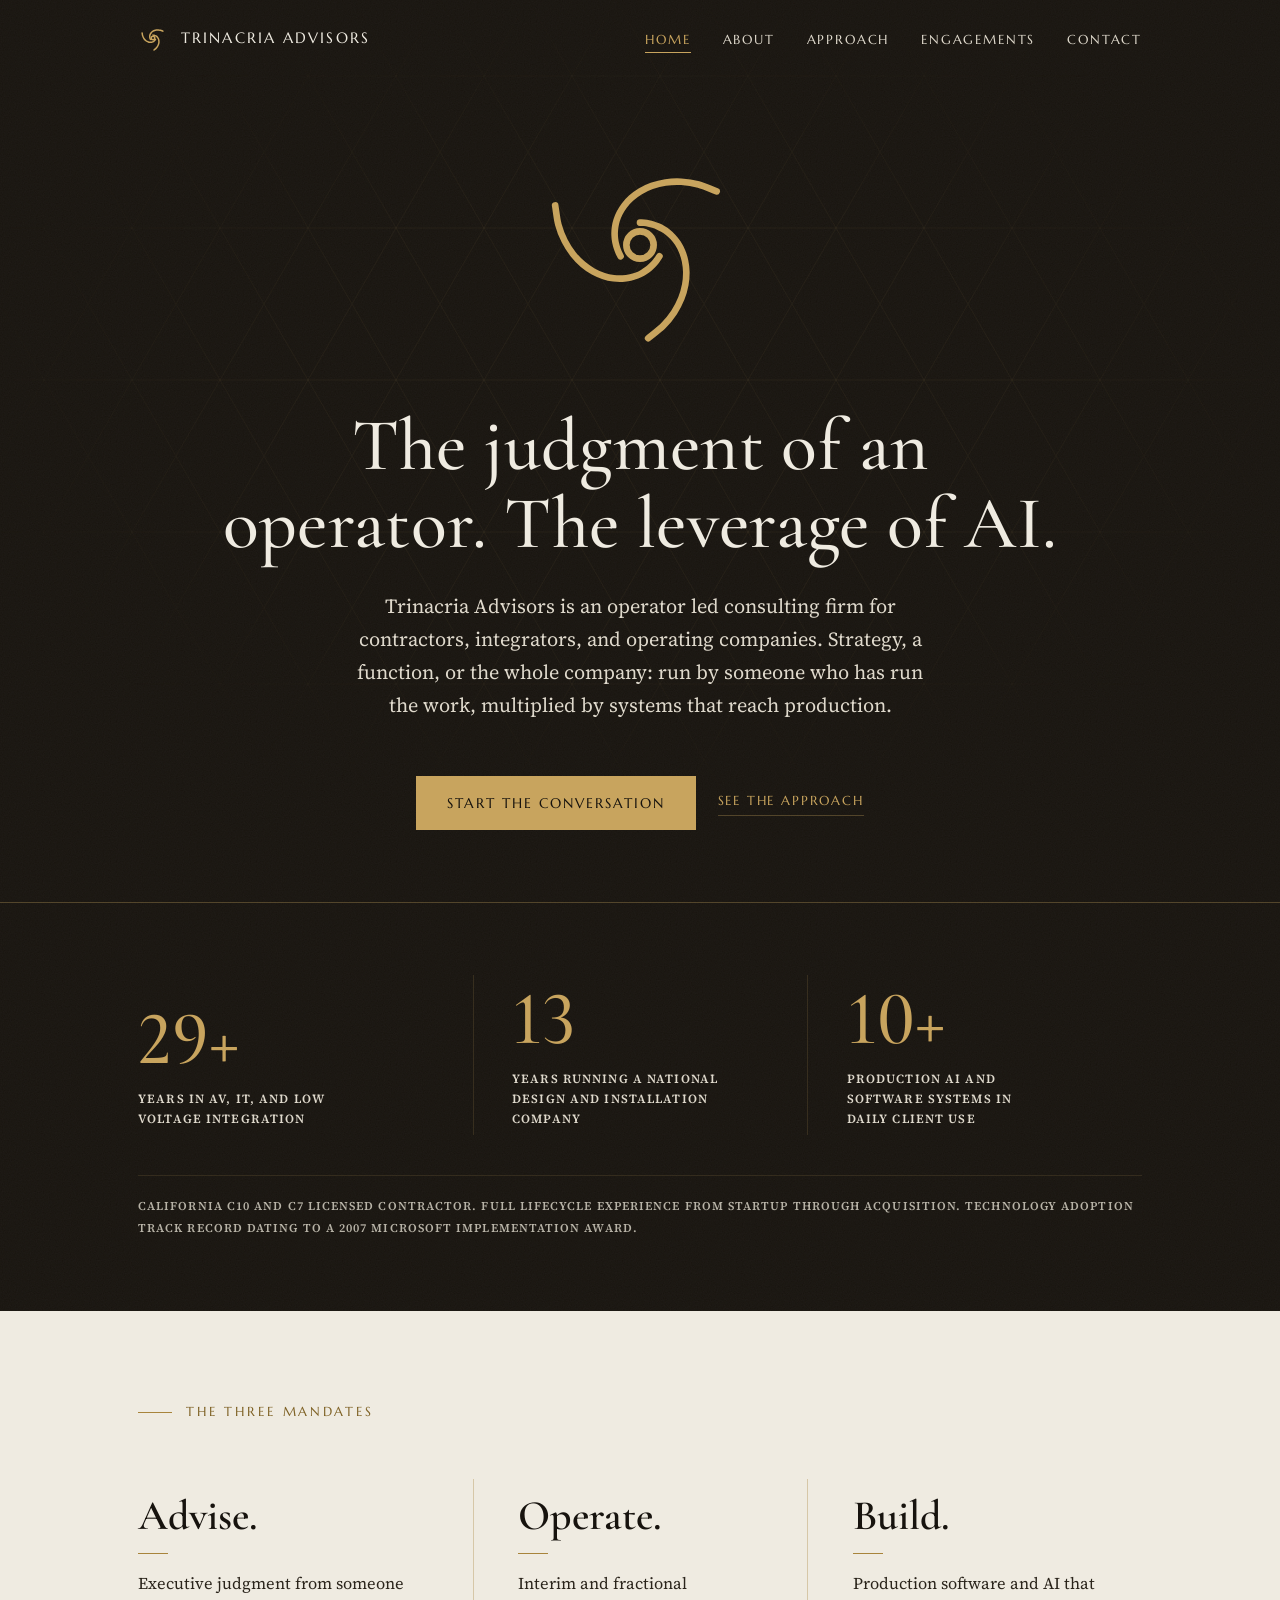
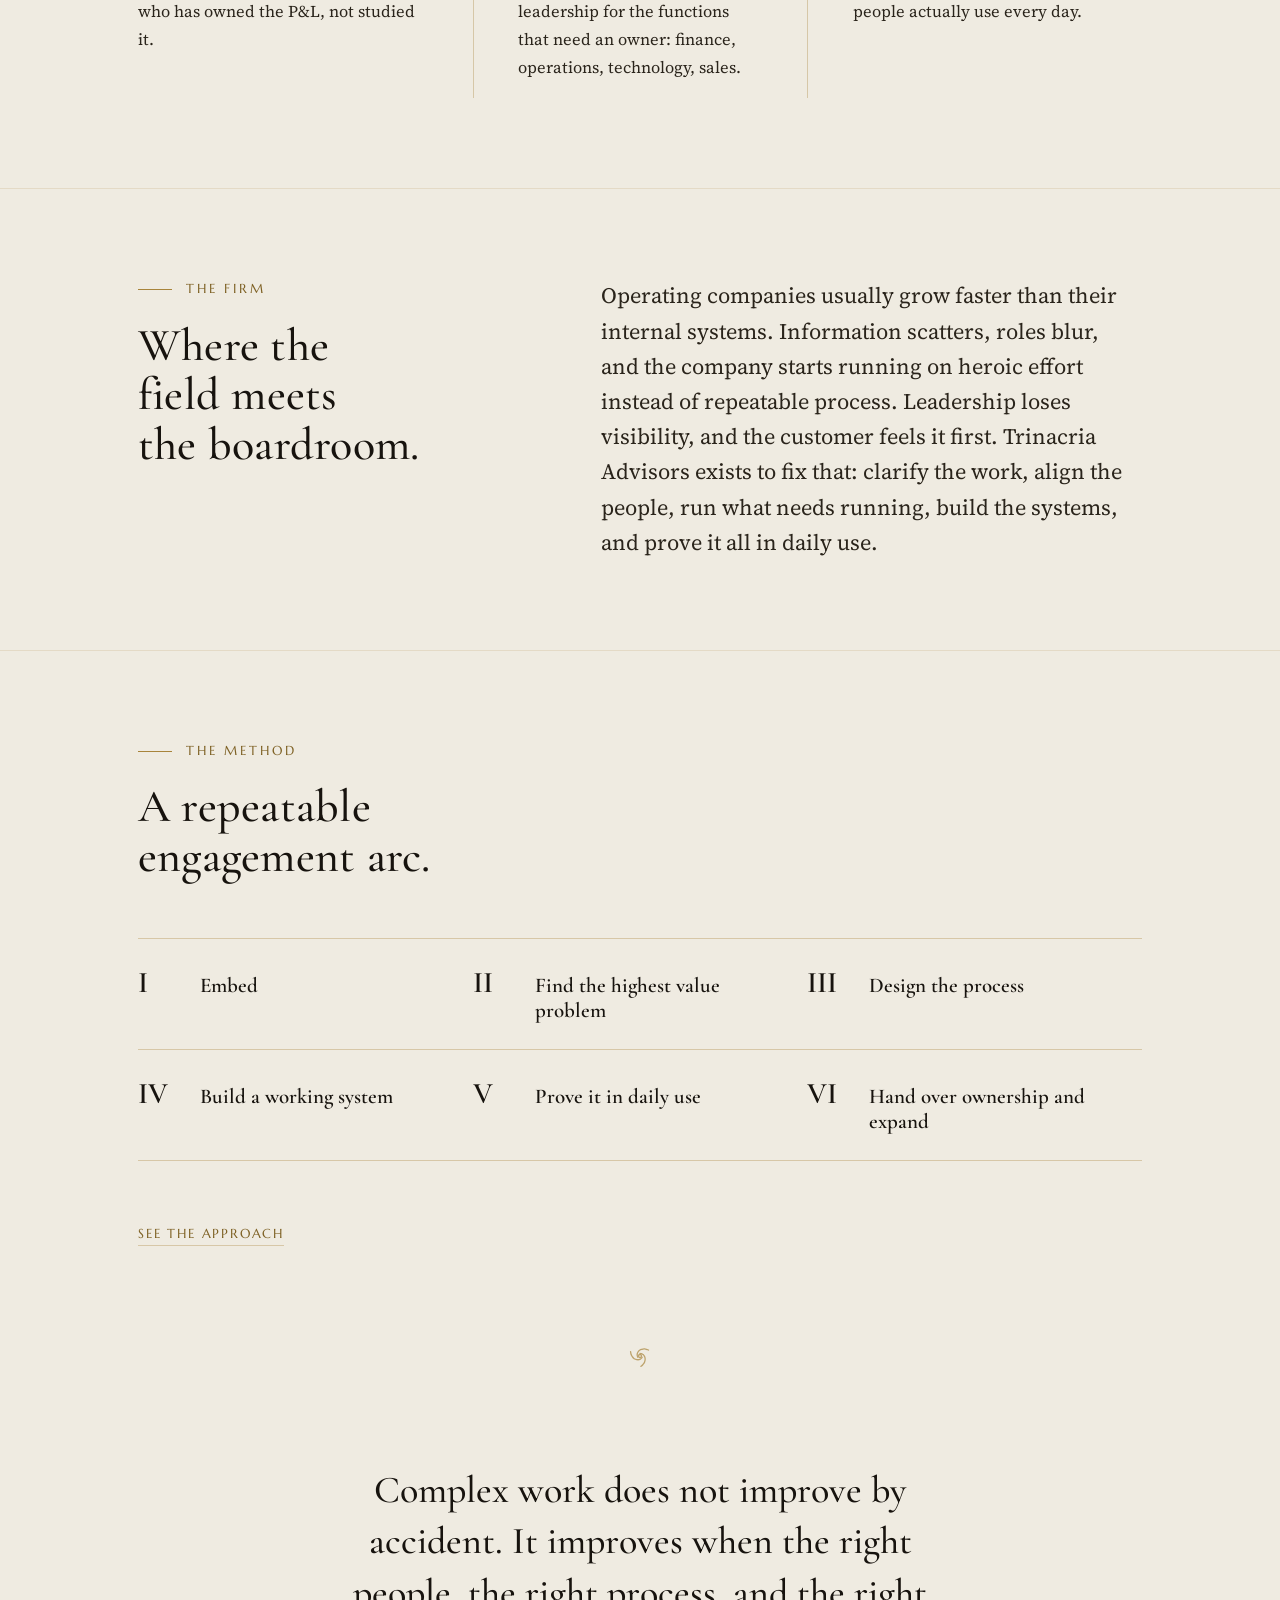
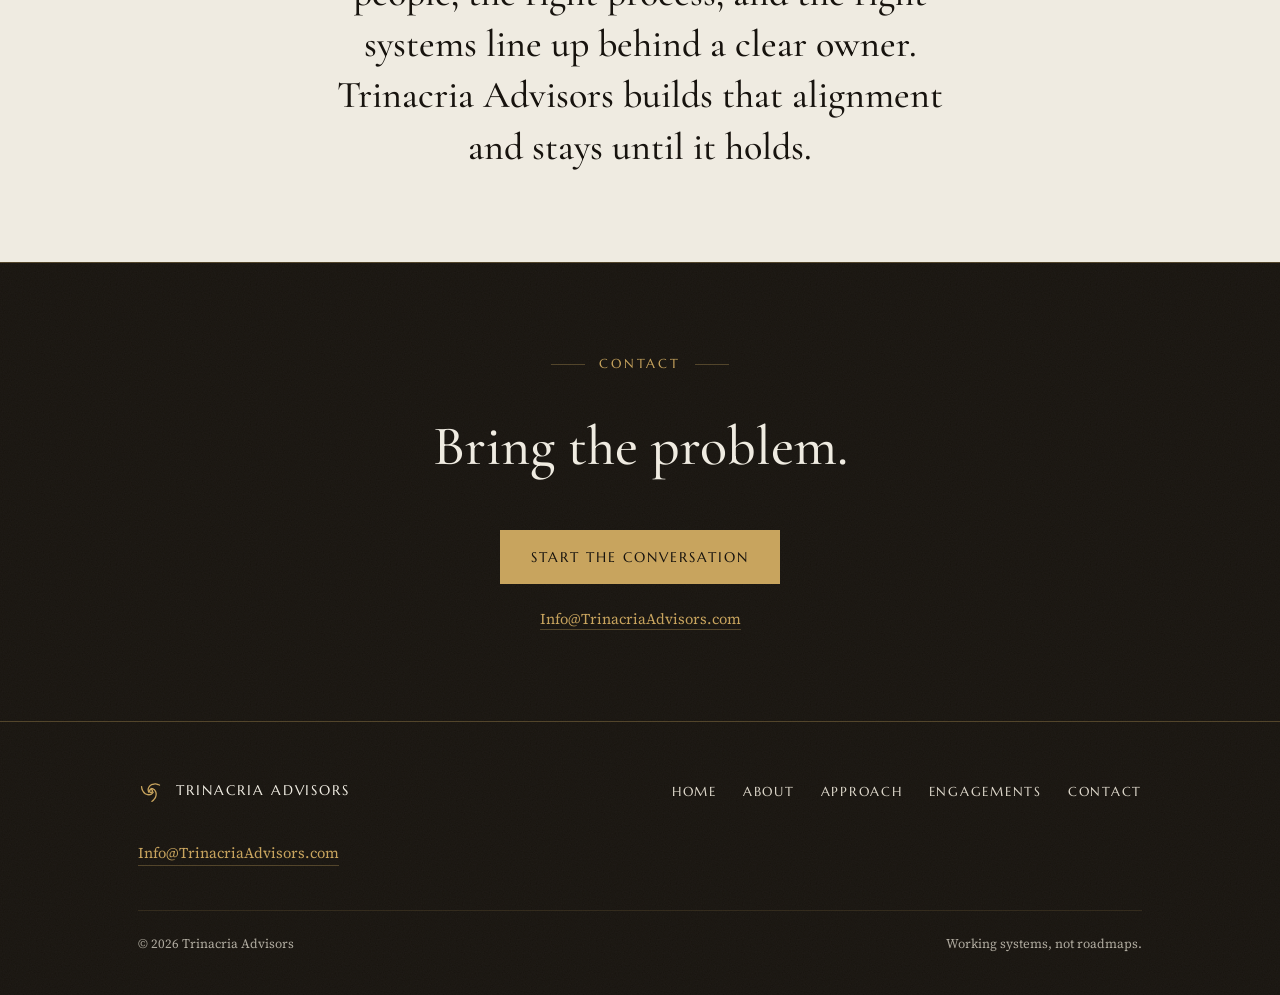
<file: index.html>
<!DOCTYPE html>
<html lang="en" class="no-js">
<head>
<meta charset="utf-8">
<meta name="viewport" content="width=device-width, initial-scale=1">
<title>Trinacria Advisors | Operator Led Advisory</title>
<meta name="description" content="Operator led business consulting for contractors, integrators, and operating companies. Advisory, interim and fractional executive leadership, and systems that reach production.">
<link rel="canonical" href="https://trinacriaadvisors.com/">
<meta property="og:type" content="website">
<meta property="og:site_name" content="Trinacria Advisors">
<meta property="og:title" content="Trinacria Advisors | Operator Led Advisory">
<meta property="og:description" content="Operator led business consulting for contractors, integrators, and operating companies. Advisory, interim and fractional executive leadership, and systems that reach production.">
<meta property="og:url" content="https://trinacriaadvisors.com/">
<meta property="og:image" content="https://trinacriaadvisors.com/og.png">
<meta name="twitter:card" content="summary_large_image">
<meta name="twitter:title" content="Trinacria Advisors | Operator Led Advisory">
<meta name="twitter:description" content="Operator led business consulting for contractors, integrators, and operating companies. Advisory, interim and fractional executive leadership, and systems that reach production.">
<meta name="twitter:image" content="https://trinacriaadvisors.com/og.png">
<meta name="theme-color" content="#17130E">
<link rel="icon" href="favicon.ico" sizes="32x32">
<link rel="icon" type="image/svg+xml" href="favicon.svg">
<link rel="apple-touch-icon" href="apple-touch-icon.png">
<link rel="preload" href="fonts/marcellus-400.woff2" as="font" type="font/woff2" crossorigin>
<link rel="preload" href="fonts/cormorant-garamond-var.woff2" as="font" type="font/woff2" crossorigin>
<link rel="preload" href="fonts/source-serif-4-var.woff2" as="font" type="font/woff2" crossorigin>
<link rel="stylesheet" href="css/main.css">
<script type="application/ld+json">
{
  "@context": "https://schema.org",
  "@type": "Organization",
  "name": "Trinacria Advisors",
  "url": "https://trinacriaadvisors.com/",
  "logo": "https://trinacriaadvisors.com/apple-touch-icon.png",
  "image": "https://trinacriaadvisors.com/og.png",
  "email": "Info@TrinacriaAdvisors.com",
  "description": "Operator led business consulting for contractors, integrators, and operating companies. Advisory, interim and fractional executive leadership, and systems that reach production.",
  "founder": {
    "@type": "Person",
    "name": "Joe Divona",
    "jobTitle": "Founder"
  }
}
</script>
</head>
<body>
<svg class="svg-defs" aria-hidden="true" focusable="false">
  <defs>
    <symbol id="tmark" viewBox="0 0 120 120" fill="none">
      <circle cx="60" cy="60" r="7" stroke="currentColor" stroke-width="6"/>
      <path d="M60.00 48.50C60.73 48.54 61.46 48.55 62.20 48.63C62.94 48.71 63.67 48.82 64.42 48.98C65.18 49.13 65.94 49.32 66.73 49.56C67.52 49.81 68.32 50.08 69.15 50.44C69.97 50.80 70.83 51.21 71.69 51.72C72.55 52.23 73.44 52.81 74.32 53.51C75.19 54.22 76.09 55.01 76.94 55.95C77.80 56.89 78.66 57.94 79.43 59.15C80.19 60.36 80.95 61.70 81.56 63.20C82.17 64.69 82.73 66.34 83.09 68.12C83.46 69.90 83.72 71.84 83.75 73.88C83.77 75.92 83.64 78.12 83.22 80.36C82.80 82.61 82.18 84.99 81.22 87.35C80.27 89.71 79.06 92.17 77.50 94.53C75.94 96.89 74.07 99.29 71.85 101.51C69.63 103.72 66.74 105.71 64.18 107.82" stroke="currentColor" stroke-width="6" stroke-linecap="round"/>
      <path d="M60.00 48.50C60.73 48.54 61.46 48.55 62.20 48.63C62.94 48.71 63.67 48.82 64.42 48.98C65.18 49.13 65.94 49.32 66.73 49.56C67.52 49.81 68.32 50.08 69.15 50.44C69.97 50.80 70.83 51.21 71.69 51.72C72.55 52.23 73.44 52.81 74.32 53.51C75.19 54.22 76.09 55.01 76.94 55.95C77.80 56.89 78.66 57.94 79.43 59.15C80.19 60.36 80.95 61.70 81.56 63.20C82.17 64.69 82.73 66.34 83.09 68.12C83.46 69.90 83.72 71.84 83.75 73.88C83.77 75.92 83.64 78.12 83.22 80.36C82.80 82.61 82.18 84.99 81.22 87.35C80.27 89.71 79.06 92.17 77.50 94.53C75.94 96.89 74.07 99.29 71.85 101.51C69.63 103.72 66.74 105.71 64.18 107.82" stroke="currentColor" stroke-width="6" stroke-linecap="round" transform="rotate(120 60 60)"/>
      <path d="M60.00 48.50C60.73 48.54 61.46 48.55 62.20 48.63C62.94 48.71 63.67 48.82 64.42 48.98C65.18 49.13 65.94 49.32 66.73 49.56C67.52 49.81 68.32 50.08 69.15 50.44C69.97 50.80 70.83 51.21 71.69 51.72C72.55 52.23 73.44 52.81 74.32 53.51C75.19 54.22 76.09 55.01 76.94 55.95C77.80 56.89 78.66 57.94 79.43 59.15C80.19 60.36 80.95 61.70 81.56 63.20C82.17 64.69 82.73 66.34 83.09 68.12C83.46 69.90 83.72 71.84 83.75 73.88C83.77 75.92 83.64 78.12 83.22 80.36C82.80 82.61 82.18 84.99 81.22 87.35C80.27 89.71 79.06 92.17 77.50 94.53C75.94 96.89 74.07 99.29 71.85 101.51C69.63 103.72 66.74 105.71 64.18 107.82" stroke="currentColor" stroke-width="6" stroke-linecap="round" transform="rotate(240 60 60)"/>
    </symbol>
  </defs>
</svg>

<a class="skip-link" href="#main">Skip to content</a>

<header class="site-header">
  <div class="header-inner">
    <a class="brand" href="index.html">
      <svg class="mark" width="30" height="30" aria-hidden="true"><use href="#tmark"/></svg>
      <span>Trinacria&nbsp;Advisors</span>
    </a>
    <button class="nav-toggle" type="button" aria-expanded="false" aria-controls="site-nav">Menu</button>
    <nav class="site-nav" id="site-nav" aria-label="Main">
      <ul>
        <li><a href="index.html" aria-current="page">Home</a></li>
        <li><a href="about.html">About</a></li>
        <li><a href="method.html">Approach</a></li>
        <li><a href="work.html">Engagements</a></li>
        <li><a href="contact.html">Contact</a></li>
      </ul>
    </nav>
  </div>
</header>

<main id="main">

  <section class="band-dark hero">
    <div class="container">
      <svg class="hero-mark" viewBox="0 0 120 120" fill="none" role="img" aria-label="The Trinacria Advisors mark: three curved blades in rotation around a circle">
        <circle class="draw" cx="60" cy="60" r="7" stroke="currentColor" stroke-width="3.4"/>
        <path class="draw" d="M60.00 48.50C60.73 48.54 61.46 48.55 62.20 48.63C62.94 48.71 63.67 48.82 64.42 48.98C65.18 49.13 65.94 49.32 66.73 49.56C67.52 49.81 68.32 50.08 69.15 50.44C69.97 50.80 70.83 51.21 71.69 51.72C72.55 52.23 73.44 52.81 74.32 53.51C75.19 54.22 76.09 55.01 76.94 55.95C77.80 56.89 78.66 57.94 79.43 59.15C80.19 60.36 80.95 61.70 81.56 63.20C82.17 64.69 82.73 66.34 83.09 68.12C83.46 69.90 83.72 71.84 83.75 73.88C83.77 75.92 83.64 78.12 83.22 80.36C82.80 82.61 82.18 84.99 81.22 87.35C80.27 89.71 79.06 92.17 77.50 94.53C75.94 96.89 74.07 99.29 71.85 101.51C69.63 103.72 66.74 105.71 64.18 107.82" stroke="currentColor" stroke-width="3.4" stroke-linecap="round"/>
        <path class="draw" d="M60.00 48.50C60.73 48.54 61.46 48.55 62.20 48.63C62.94 48.71 63.67 48.82 64.42 48.98C65.18 49.13 65.94 49.32 66.73 49.56C67.52 49.81 68.32 50.08 69.15 50.44C69.97 50.80 70.83 51.21 71.69 51.72C72.55 52.23 73.44 52.81 74.32 53.51C75.19 54.22 76.09 55.01 76.94 55.95C77.80 56.89 78.66 57.94 79.43 59.15C80.19 60.36 80.95 61.70 81.56 63.20C82.17 64.69 82.73 66.34 83.09 68.12C83.46 69.90 83.72 71.84 83.75 73.88C83.77 75.92 83.64 78.12 83.22 80.36C82.80 82.61 82.18 84.99 81.22 87.35C80.27 89.71 79.06 92.17 77.50 94.53C75.94 96.89 74.07 99.29 71.85 101.51C69.63 103.72 66.74 105.71 64.18 107.82" stroke="currentColor" stroke-width="3.4" stroke-linecap="round" transform="rotate(120 60 60)"/>
        <path class="draw" d="M60.00 48.50C60.73 48.54 61.46 48.55 62.20 48.63C62.94 48.71 63.67 48.82 64.42 48.98C65.18 49.13 65.94 49.32 66.73 49.56C67.52 49.81 68.32 50.08 69.15 50.44C69.97 50.80 70.83 51.21 71.69 51.72C72.55 52.23 73.44 52.81 74.32 53.51C75.19 54.22 76.09 55.01 76.94 55.95C77.80 56.89 78.66 57.94 79.43 59.15C80.19 60.36 80.95 61.70 81.56 63.20C82.17 64.69 82.73 66.34 83.09 68.12C83.46 69.90 83.72 71.84 83.75 73.88C83.77 75.92 83.64 78.12 83.22 80.36C82.80 82.61 82.18 84.99 81.22 87.35C80.27 89.71 79.06 92.17 77.50 94.53C75.94 96.89 74.07 99.29 71.85 101.51C69.63 103.72 66.74 105.71 64.18 107.82" stroke="currentColor" stroke-width="3.4" stroke-linecap="round" transform="rotate(240 60 60)"/>
      </svg>
      <h1 class="display hero-rise hero-rise-1">The judgment of an operator. The leverage of AI.</h1>
      <p class="sub hero-rise hero-rise-2">Trinacria Advisors is an operator led consulting firm for contractors, integrators, and operating companies. Strategy, a function, or the whole company: run by someone who has run the work, multiplied by systems that reach production.</p>
      <div class="hero-cta hero-rise hero-rise-3">
        <a class="btn btn-solid" href="mailto:Info@TrinacriaAdvisors.com">Start the conversation</a>
        <a class="quiet-link" href="method.html">See the approach</a>
      </div>
    </div>
  </section>

  <section class="band-dark numbers" aria-label="The firm in numbers">
    <div class="container reveal">
      <dl>
        <div class="stat">
          <dt>Years in AV, IT, and low voltage integration</dt>
          <dd><span data-count="30" data-suffix="+">30+</span></dd>
        </div>
        <div class="stat">
          <dt>Years running a national design and installation company</dt>
          <dd><span data-count="14">14</span></dd>
        </div>
        <div class="stat">
          <dt>Production AI and software systems in daily client use</dt>
          <dd><span data-count="10" data-suffix="+">10+</span></dd>
        </div>
      </dl>
      <p class="caption">California C10 and C7 licensed contractor. Full lifecycle experience from startup through acquisition. Technology adoption track record dating to a 2007 Microsoft implementation award.</p>
    </div>
  </section>

  <section class="band-light section" aria-label="The three mandates">
    <div class="container reveal">
      <p class="eyebrow">The three mandates</p>
      <div class="triptych mt-head">
        <div>
          <h2>Advise.</h2>
          <p>Executive judgment from someone who has owned the P&amp;L, not studied it.</p>
        </div>
        <div>
          <h2>Operate.</h2>
          <p>Interim and fractional leadership for the functions that need an owner: finance, operations, technology, sales.</p>
        </div>
        <div>
          <h2>Build.</h2>
          <p>Production software and AI that people actually use every day.</p>
        </div>
      </div>
    </div>
  </section>

  <section class="band-light section">
    <div class="container split reveal">
      <div class="split-head">
        <p class="eyebrow">The firm</p>
        <h2 class="display">Where the field meets the boardroom.</h2>
      </div>
      <div class="prose lede-wrap">
        <p class="lede">Operating companies usually grow faster than their internal systems. Information scatters, roles blur, and the company starts running on heroic effort instead of repeatable process. Leadership loses visibility, and the customer feels it first. Trinacria Advisors exists to fix that: clarify the work, align the people, run what needs running, build the systems, and prove it all in daily use.</p>
      </div>
    </div>
  </section>

  <section class="band-light section">
    <div class="container reveal">
      <p class="eyebrow">The method</p>
      <h2 class="display h2-section">A repeatable engagement arc.</h2>
      <ol class="method-preview mt-head">
        <li><span class="numeral" aria-hidden="true">I</span><span>Embed</span></li>
        <li><span class="numeral" aria-hidden="true">II</span><span>Find the highest value problem</span></li>
        <li><span class="numeral" aria-hidden="true">III</span><span>Design the process</span></li>
        <li><span class="numeral" aria-hidden="true">IV</span><span>Build a working system</span></li>
        <li><span class="numeral" aria-hidden="true">V</span><span>Prove it in daily use</span></li>
        <li><span class="numeral" aria-hidden="true">VI</span><span>Hand over ownership and expand</span></li>
      </ol>
      <p class="mt-head"><a class="quiet-link" href="method.html">See the approach</a></p>
    </div>
  </section>

  <div class="band-light divider-glyph" aria-hidden="true">
    <svg><use href="#tmark"/></svg>
  </div>

  <section class="band-light section closing-statement">
    <div class="container reveal">
      <p>Complex work does not improve by accident. It improves when the right people, the right process, and the right systems line up behind a clear owner. Trinacria Advisors builds that alignment and stays until it holds.</p>
    </div>
  </section>

  <section class="band-dark section cta-band">
    <div class="container reveal">
      <p class="eyebrow">Contact</p>
      <h2>Bring the problem.</h2>
      <p><a class="btn btn-solid" href="mailto:Info@TrinacriaAdvisors.com">Start the conversation</a></p>
      <p class="mailnote"><a href="mailto:Info@TrinacriaAdvisors.com">Info@TrinacriaAdvisors.com</a></p>
    </div>
  </section>

</main>

<footer class="site-footer">
  <div class="container">
    <div class="footer-inner">
      <p class="footer-brand">
        <svg class="mark" width="26" height="26" aria-hidden="true"><use href="#tmark"/></svg>
        <span>Trinacria&nbsp;Advisors</span>
      </p>
      <nav class="footer-nav" aria-label="Footer">
        <ul>
          <li><a href="index.html" aria-current="page">Home</a></li>
          <li><a href="about.html">About</a></li>
            <li><a href="method.html">Approach</a></li>
          <li><a href="work.html">Engagements</a></li>
          <li><a href="contact.html">Contact</a></li>
        </ul>
      </nav>
      <p class="footer-mail"><a href="mailto:Info@TrinacriaAdvisors.com">Info@TrinacriaAdvisors.com</a></p>
    </div>
    <div class="footer-fine">
      <span>&copy; 2026 Trinacria Advisors</span>
      <span>Working systems, not roadmaps.</span>
    </div>
  </div>
</footer>

<script src="js/main.js" defer></script>
</body>
</html>
</file>
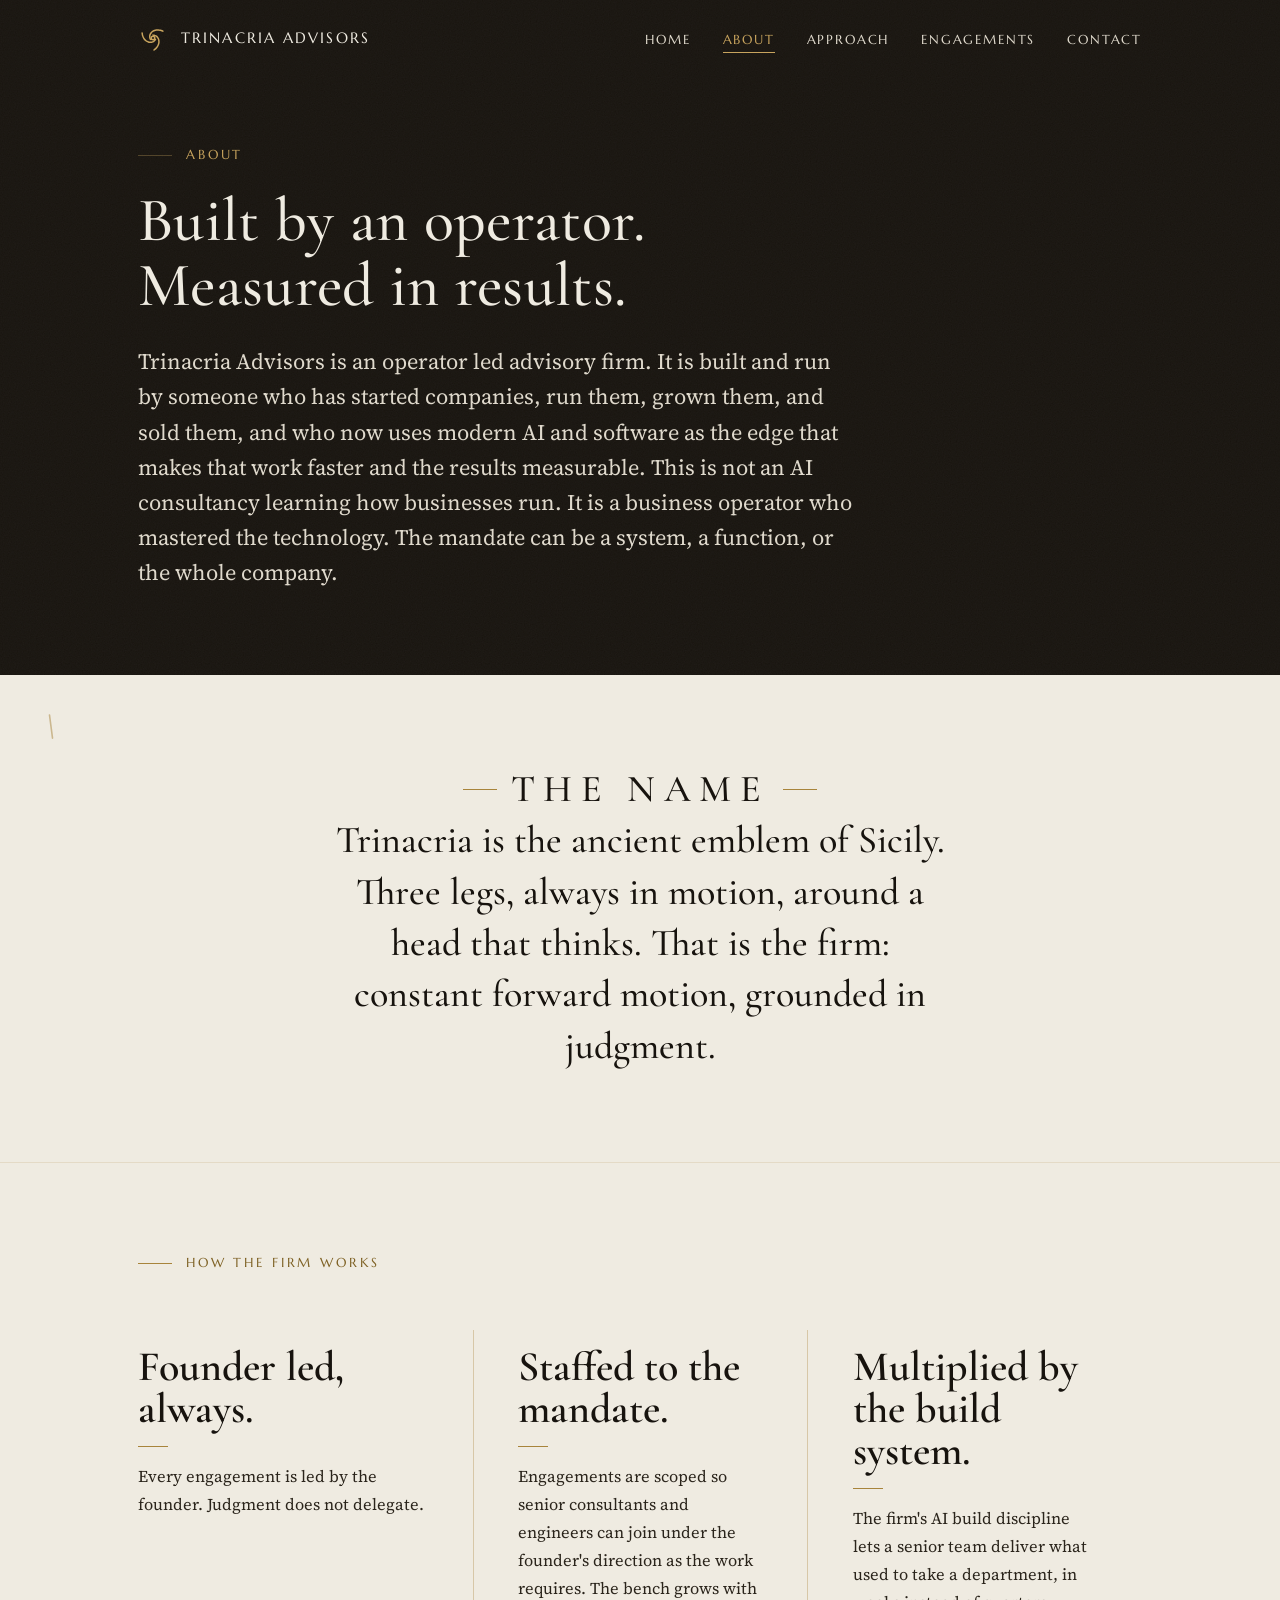
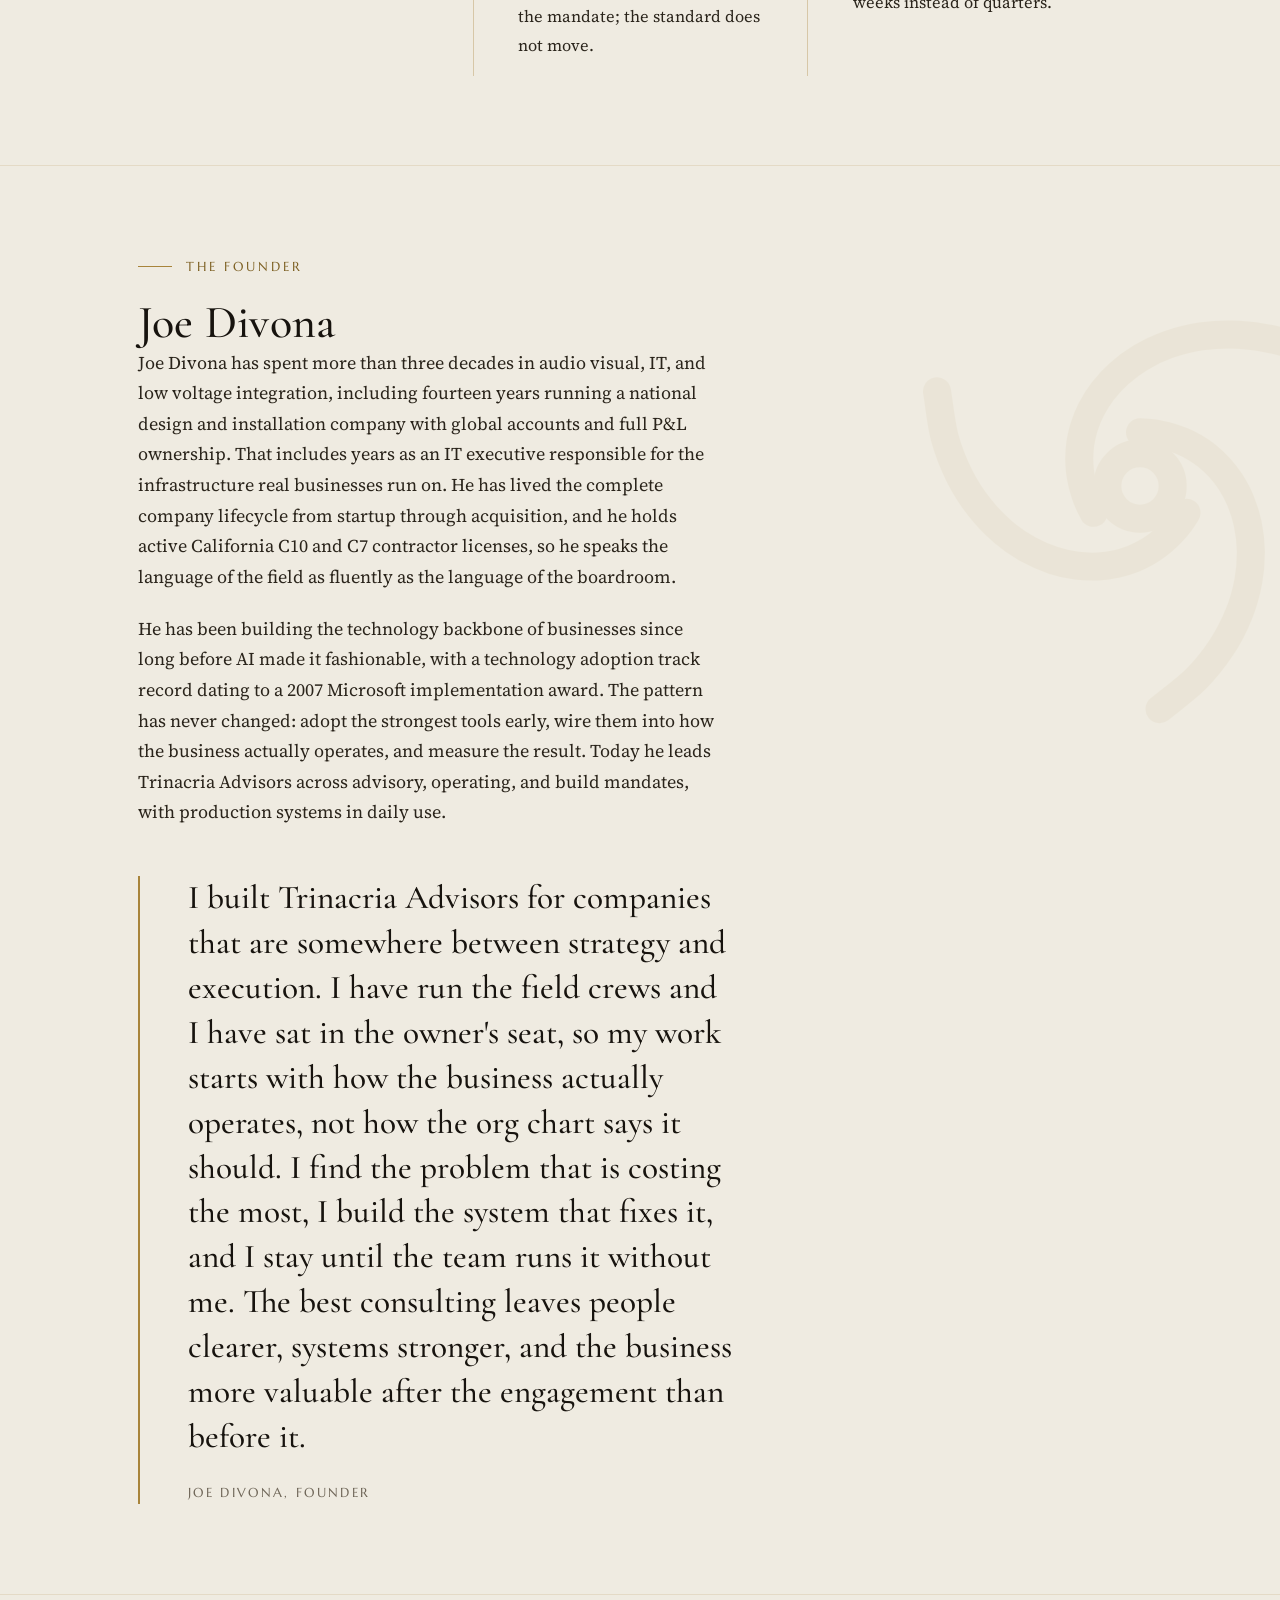
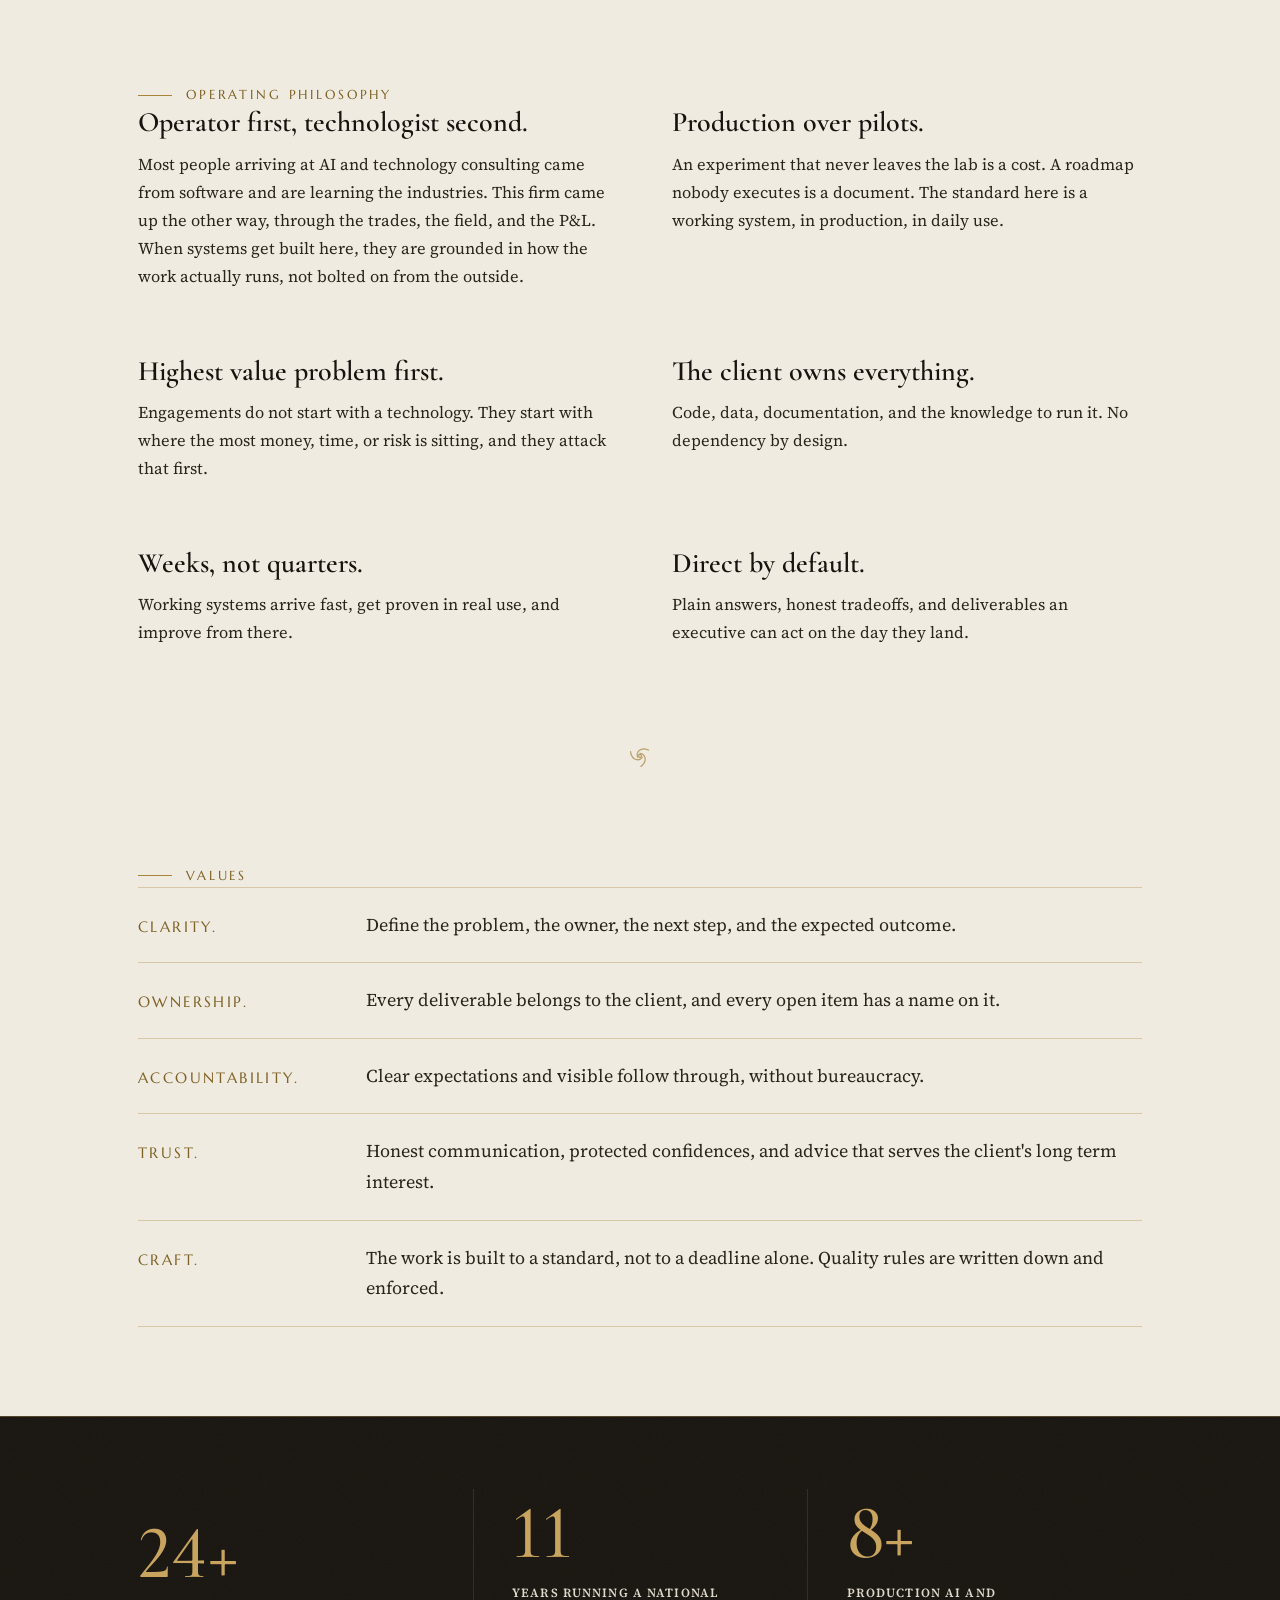
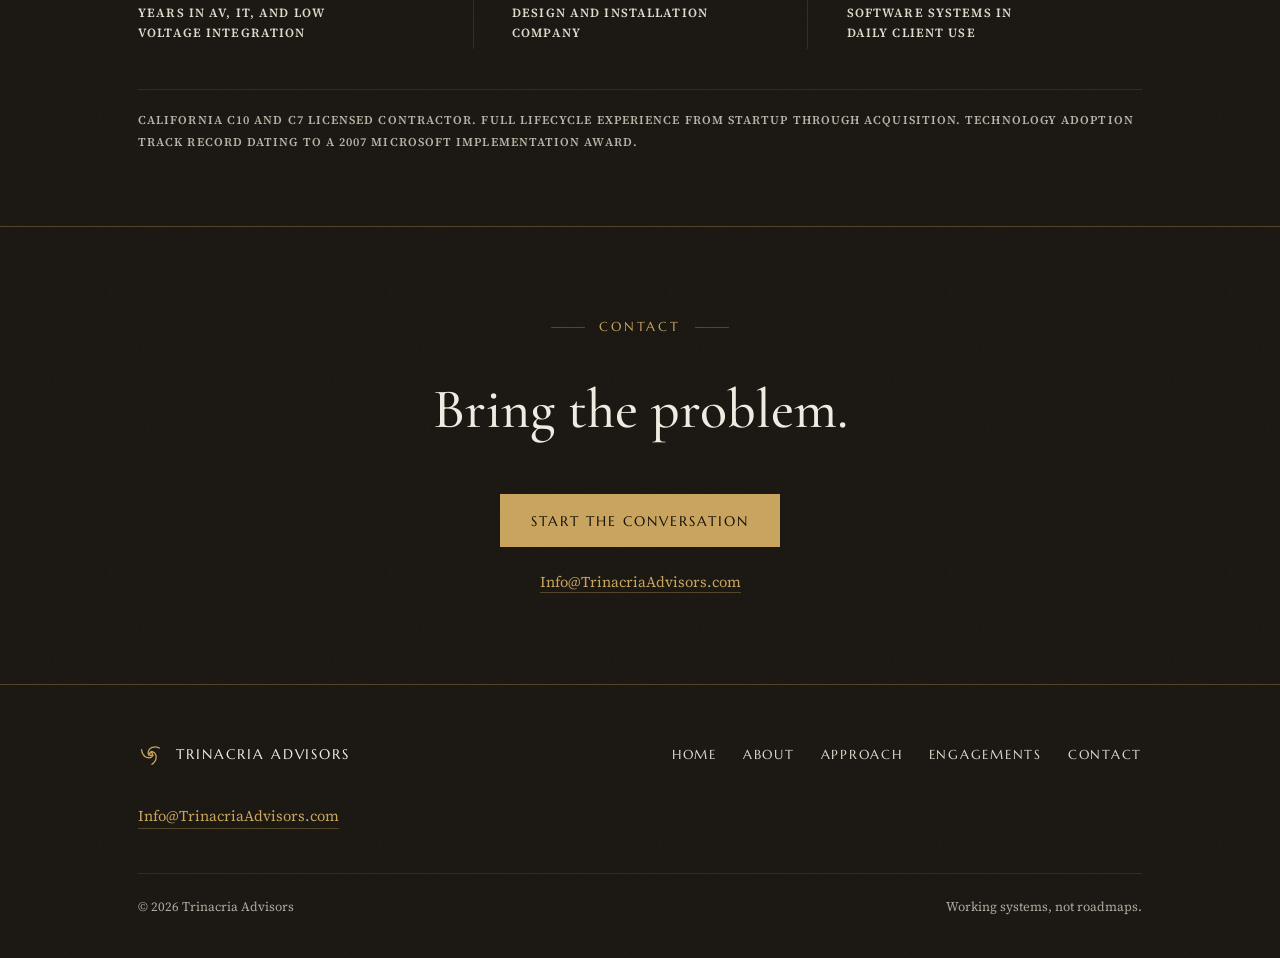
<file: about.html>
<!DOCTYPE html>
<html lang="en" class="no-js">
<head>
<meta charset="utf-8">
<meta name="viewport" content="width=device-width, initial-scale=1">
<title>About | Trinacria Advisors</title>
<meta name="description" content="Founded by a career operator with thirty years in AV, IT, and low voltage integration. Field fluent, boardroom ready.">
<link rel="canonical" href="https://trinacriaadvisors.com/about.html">
<meta property="og:type" content="website">
<meta property="og:site_name" content="Trinacria Advisors">
<meta property="og:title" content="About | Trinacria Advisors">
<meta property="og:description" content="Founded by a career operator with thirty years in AV, IT, and low voltage integration. Field fluent, boardroom ready.">
<meta property="og:url" content="https://trinacriaadvisors.com/about.html">
<meta property="og:image" content="https://trinacriaadvisors.com/og.png">
<meta name="twitter:card" content="summary_large_image">
<meta name="twitter:title" content="About | Trinacria Advisors">
<meta name="twitter:description" content="Founded by a career operator with thirty years in AV, IT, and low voltage integration. Field fluent, boardroom ready.">
<meta name="twitter:image" content="https://trinacriaadvisors.com/og.png">
<meta name="theme-color" content="#17130E">
<link rel="icon" href="favicon.ico" sizes="32x32">
<link rel="icon" type="image/svg+xml" href="favicon.svg">
<link rel="apple-touch-icon" href="apple-touch-icon.png">
<link rel="preload" href="fonts/marcellus-400.woff2" as="font" type="font/woff2" crossorigin>
<link rel="preload" href="fonts/cormorant-garamond-var.woff2" as="font" type="font/woff2" crossorigin>
<link rel="preload" href="fonts/source-serif-4-var.woff2" as="font" type="font/woff2" crossorigin>
<link rel="stylesheet" href="css/main.css">
</head>
<body>
<svg class="svg-defs" aria-hidden="true" focusable="false">
  <defs>
    <symbol id="tmark" viewBox="0 0 120 120" fill="none">
      <circle cx="60" cy="60" r="7" stroke="currentColor" stroke-width="6"/>
      <path d="M60.00 48.50C60.73 48.54 61.46 48.55 62.20 48.63C62.94 48.71 63.67 48.82 64.42 48.98C65.18 49.13 65.94 49.32 66.73 49.56C67.52 49.81 68.32 50.08 69.15 50.44C69.97 50.80 70.83 51.21 71.69 51.72C72.55 52.23 73.44 52.81 74.32 53.51C75.19 54.22 76.09 55.01 76.94 55.95C77.80 56.89 78.66 57.94 79.43 59.15C80.19 60.36 80.95 61.70 81.56 63.20C82.17 64.69 82.73 66.34 83.09 68.12C83.46 69.90 83.72 71.84 83.75 73.88C83.77 75.92 83.64 78.12 83.22 80.36C82.80 82.61 82.18 84.99 81.22 87.35C80.27 89.71 79.06 92.17 77.50 94.53C75.94 96.89 74.07 99.29 71.85 101.51C69.63 103.72 66.74 105.71 64.18 107.82" stroke="currentColor" stroke-width="6" stroke-linecap="round"/>
      <path d="M60.00 48.50C60.73 48.54 61.46 48.55 62.20 48.63C62.94 48.71 63.67 48.82 64.42 48.98C65.18 49.13 65.94 49.32 66.73 49.56C67.52 49.81 68.32 50.08 69.15 50.44C69.97 50.80 70.83 51.21 71.69 51.72C72.55 52.23 73.44 52.81 74.32 53.51C75.19 54.22 76.09 55.01 76.94 55.95C77.80 56.89 78.66 57.94 79.43 59.15C80.19 60.36 80.95 61.70 81.56 63.20C82.17 64.69 82.73 66.34 83.09 68.12C83.46 69.90 83.72 71.84 83.75 73.88C83.77 75.92 83.64 78.12 83.22 80.36C82.80 82.61 82.18 84.99 81.22 87.35C80.27 89.71 79.06 92.17 77.50 94.53C75.94 96.89 74.07 99.29 71.85 101.51C69.63 103.72 66.74 105.71 64.18 107.82" stroke="currentColor" stroke-width="6" stroke-linecap="round" transform="rotate(120 60 60)"/>
      <path d="M60.00 48.50C60.73 48.54 61.46 48.55 62.20 48.63C62.94 48.71 63.67 48.82 64.42 48.98C65.18 49.13 65.94 49.32 66.73 49.56C67.52 49.81 68.32 50.08 69.15 50.44C69.97 50.80 70.83 51.21 71.69 51.72C72.55 52.23 73.44 52.81 74.32 53.51C75.19 54.22 76.09 55.01 76.94 55.95C77.80 56.89 78.66 57.94 79.43 59.15C80.19 60.36 80.95 61.70 81.56 63.20C82.17 64.69 82.73 66.34 83.09 68.12C83.46 69.90 83.72 71.84 83.75 73.88C83.77 75.92 83.64 78.12 83.22 80.36C82.80 82.61 82.18 84.99 81.22 87.35C80.27 89.71 79.06 92.17 77.50 94.53C75.94 96.89 74.07 99.29 71.85 101.51C69.63 103.72 66.74 105.71 64.18 107.82" stroke="currentColor" stroke-width="6" stroke-linecap="round" transform="rotate(240 60 60)"/>
    </symbol>
  </defs>
</svg>

<a class="skip-link" href="#main">Skip to content</a>

<header class="site-header">
  <div class="header-inner">
    <a class="brand" href="index.html">
      <svg class="mark" width="30" height="30" aria-hidden="true"><use href="#tmark"/></svg>
      <span>Trinacria&nbsp;Advisors</span>
    </a>
    <button class="nav-toggle" type="button" aria-expanded="false" aria-controls="site-nav">Menu</button>
    <nav class="site-nav" id="site-nav" aria-label="Main">
      <ul>
        <li><a href="index.html">Home</a></li>
        <li><a href="about.html" aria-current="page">About</a></li>
        <li><a href="method.html">Approach</a></li>
        <li><a href="work.html">Engagements</a></li>
        <li><a href="contact.html">Contact</a></li>
      </ul>
    </nav>
  </div>
</header>

<main id="main">

  <section class="band-dark page-hero">
    <div class="container">
      <p class="eyebrow">About</p>
      <h1 class="display">Built by an operator. Measured in results.</h1>
      <p class="lede">Trinacria Advisors is an operator led advisory firm. It is built and run by someone who has started companies, run them, grown them, and sold them, and who now uses modern AI and software as the edge that makes that work faster and the results measurable. This is not an AI consultancy learning how businesses run. It is a business operator who mastered the technology. The mandate can be a system, a function, or the whole company.</p>
    </div>
  </section>

  <section class="band-light section closing-statement">
    <div class="container reveal center">
      <p class="eyebrow">The name</p>
      <p>Trinacria is the ancient emblem of Sicily. Three legs, always in motion, around a head that thinks. That is the firm: constant forward motion, grounded in judgment.</p>
    </div>
  </section>

  <section class="band-light section">
    <div class="container reveal">
      <p class="eyebrow">How the firm works</p>
      <div class="triptych mt-head">
        <div>
          <h2>Founder led, always.</h2>
          <p>Every engagement is led by the founder. Judgment does not delegate.</p>
        </div>
        <div>
          <h2>Staffed to the mandate.</h2>
          <p>Engagements are scoped so senior consultants and engineers can join under the founder's direction as the work requires. The bench grows with the mandate; the standard does not move.</p>
        </div>
        <div>
          <h2>Multiplied by the build system.</h2>
          <p>The firm's AI build discipline lets a senior team deliver what used to take a department, in weeks instead of quarters.</p>
        </div>
      </div>
    </div>
  </section>

  <section class="band-light section founder-section">
    <svg class="founder-watermark" aria-hidden="true"><use href="#tmark"/></svg>
    <div class="container reveal">
      <p class="eyebrow">The founder</p>
      <h2 class="display h2-section">Joe Divona</h2>
      <div class="prose">
        <p>Joe Divona has spent more than three decades in audio visual, IT, and low voltage integration, including fourteen years running a national design and installation company with global accounts and full P&amp;L ownership. That includes years as an IT executive responsible for the infrastructure real businesses run on. He has lived the complete company lifecycle from startup through acquisition, and he holds active California C10 and C7 contractor licenses, so he speaks the language of the field as fluently as the language of the boardroom.</p>
        <p>He has been building the technology backbone of businesses since long before AI made it fashionable, with a technology adoption track record dating to a 2007 Microsoft implementation award. The pattern has never changed: adopt the strongest tools early, wire them into how the business actually operates, and measure the result. Today he leads Trinacria Advisors across advisory, operating, and build mandates, with production systems in daily use.</p>
      </div>
      <figure class="pull-wrap">
        <blockquote class="pull">
          <p>I built Trinacria Advisors for companies that are somewhere between strategy and execution. I have run the field crews and I have sat in the owner's seat, so my work starts with how the business actually operates, not how the org chart says it should. I find the problem that is costing the most, I build the system that fixes it, and I stay until the team runs it without me. The best consulting leaves people clearer, systems stronger, and the business more valuable after the engagement than before it.</p>
        </blockquote>
        <figcaption class="pull-attrib">Joe Divona, Founder</figcaption>
      </figure>
    </div>
  </section>

  <section class="band-light section">
    <div class="container reveal">
      <p class="eyebrow">Operating philosophy</p>
      <div class="principle-grid">
        <div class="principle">
          <h3>Operator first, technologist second.</h3>
          <p>Most people arriving at AI and technology consulting came from software and are learning the industries. This firm came up the other way, through the trades, the field, and the P&amp;L. When systems get built here, they are grounded in how the work actually runs, not bolted on from the outside.</p>
        </div>
        <div class="principle">
          <h3>Production over pilots.</h3>
          <p>An experiment that never leaves the lab is a cost. A roadmap nobody executes is a document. The standard here is a working system, in production, in daily use.</p>
        </div>
        <div class="principle">
          <h3>Highest value problem first.</h3>
          <p>Engagements do not start with a technology. They start with where the most money, time, or risk is sitting, and they attack that first.</p>
        </div>
        <div class="principle">
          <h3>The client owns everything.</h3>
          <p>Code, data, documentation, and the knowledge to run it. No dependency by design.</p>
        </div>
        <div class="principle">
          <h3>Weeks, not quarters.</h3>
          <p>Working systems arrive fast, get proven in real use, and improve from there.</p>
        </div>
        <div class="principle">
          <h3>Direct by default.</h3>
          <p>Plain answers, honest tradeoffs, and deliverables an executive can act on the day they land.</p>
        </div>
      </div>
    </div>
  </section>

  <div class="band-light divider-glyph" aria-hidden="true">
    <svg><use href="#tmark"/></svg>
  </div>

  <section class="band-light section">
    <div class="container reveal">
      <p class="eyebrow">Values</p>
      <ul class="values-list">
        <li>
          <h3>Clarity.</h3>
          <p>Define the problem, the owner, the next step, and the expected outcome.</p>
        </li>
        <li>
          <h3>Ownership.</h3>
          <p>Every deliverable belongs to the client, and every open item has a name on it.</p>
        </li>
        <li>
          <h3>Accountability.</h3>
          <p>Clear expectations and visible follow through, without bureaucracy.</p>
        </li>
        <li>
          <h3>Trust.</h3>
          <p>Honest communication, protected confidences, and advice that serves the client's long term interest.</p>
        </li>
        <li>
          <h3>Craft.</h3>
          <p>The work is built to a standard, not to a deadline alone. Quality rules are written down and enforced.</p>
        </li>
      </ul>
    </div>
  </section>

  <section class="band-dark numbers" aria-label="The firm in numbers">
    <div class="container reveal">
      <dl>
        <div class="stat">
          <dt>Years in AV, IT, and low voltage integration</dt>
          <dd><span data-count="30" data-suffix="+">30+</span></dd>
        </div>
        <div class="stat">
          <dt>Years running a national design and installation company</dt>
          <dd><span data-count="14">14</span></dd>
        </div>
        <div class="stat">
          <dt>Production AI and software systems in daily client use</dt>
          <dd><span data-count="10" data-suffix="+">10+</span></dd>
        </div>
      </dl>
      <p class="caption">California C10 and C7 licensed contractor. Full lifecycle experience from startup through acquisition. Technology adoption track record dating to a 2007 Microsoft implementation award.</p>
    </div>
  </section>

  <section class="band-dark section cta-band">
    <div class="container reveal">
      <p class="eyebrow">Contact</p>
      <h2>Bring the problem.</h2>
      <p><a class="btn btn-solid" href="mailto:Info@TrinacriaAdvisors.com">Start the conversation</a></p>
      <p class="mailnote"><a href="mailto:Info@TrinacriaAdvisors.com">Info@TrinacriaAdvisors.com</a></p>
    </div>
  </section>

</main>

<footer class="site-footer">
  <div class="container">
    <div class="footer-inner">
      <p class="footer-brand">
        <svg class="mark" width="26" height="26" aria-hidden="true"><use href="#tmark"/></svg>
        <span>Trinacria&nbsp;Advisors</span>
      </p>
      <nav class="footer-nav" aria-label="Footer">
        <ul>
          <li><a href="index.html">Home</a></li>
          <li><a href="about.html" aria-current="page">About</a></li>
            <li><a href="method.html">Approach</a></li>
          <li><a href="work.html">Engagements</a></li>
          <li><a href="contact.html">Contact</a></li>
        </ul>
      </nav>
      <p class="footer-mail"><a href="mailto:Info@TrinacriaAdvisors.com">Info@TrinacriaAdvisors.com</a></p>
    </div>
    <div class="footer-fine">
      <span>&copy; 2026 Trinacria Advisors</span>
      <span>Working systems, not roadmaps.</span>
    </div>
  </div>
</footer>

<script src="js/main.js" defer></script>
</body>
</html>
</file>
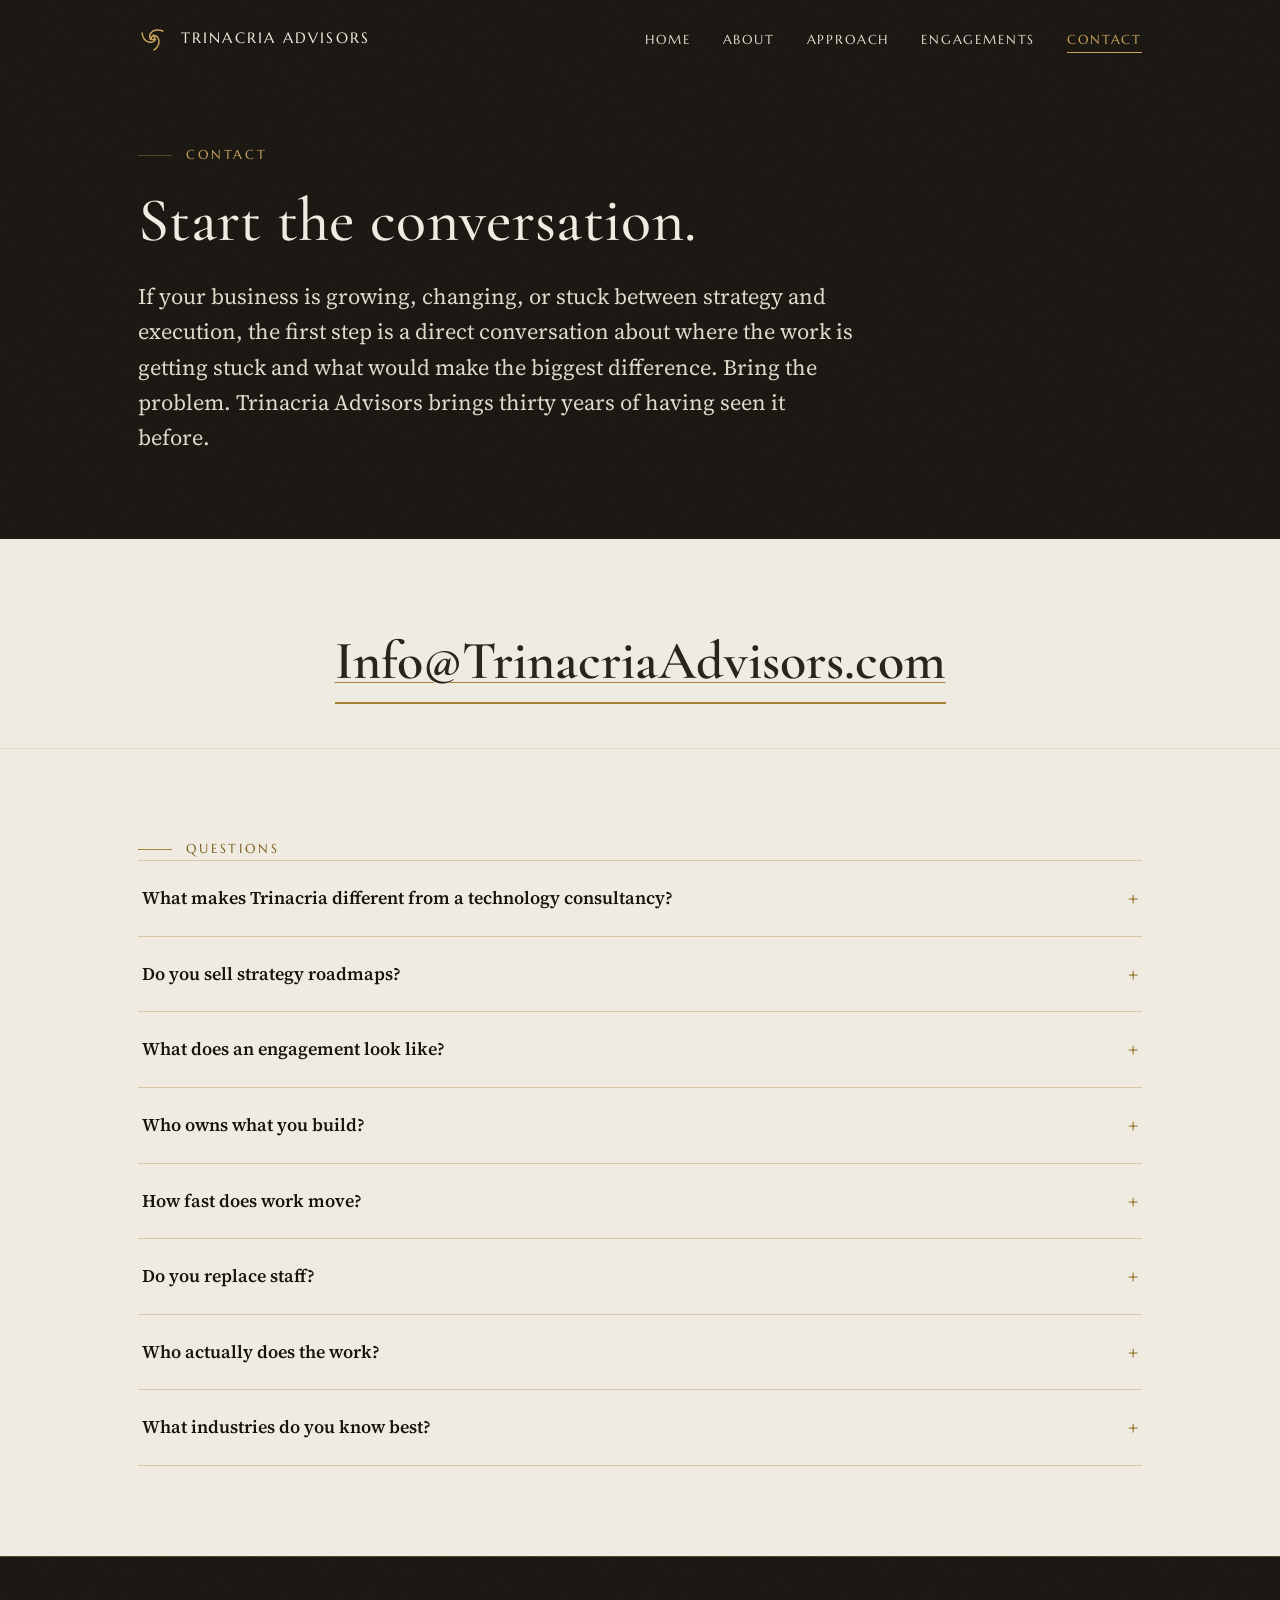
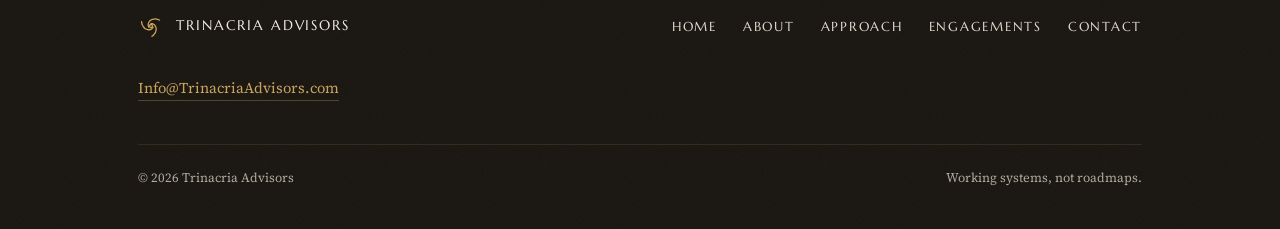
<file: contact.html>
<!DOCTYPE html>
<html lang="en" class="no-js">
<head>
<meta charset="utf-8">
<meta name="viewport" content="width=device-width, initial-scale=1">
<title>Contact | Trinacria Advisors</title>
<meta name="description" content="Start a direct conversation about where the work is getting stuck and what would make the biggest difference.">
<link rel="canonical" href="https://trinacriaadvisors.com/contact.html">
<meta property="og:type" content="website">
<meta property="og:site_name" content="Trinacria Advisors">
<meta property="og:title" content="Contact | Trinacria Advisors">
<meta property="og:description" content="Start a direct conversation about where the work is getting stuck and what would make the biggest difference.">
<meta property="og:url" content="https://trinacriaadvisors.com/contact.html">
<meta property="og:image" content="https://trinacriaadvisors.com/og.png">
<meta name="twitter:card" content="summary_large_image">
<meta name="twitter:title" content="Contact | Trinacria Advisors">
<meta name="twitter:description" content="Start a direct conversation about where the work is getting stuck and what would make the biggest difference.">
<meta name="twitter:image" content="https://trinacriaadvisors.com/og.png">
<meta name="theme-color" content="#17130E">
<link rel="icon" href="favicon.ico" sizes="32x32">
<link rel="icon" type="image/svg+xml" href="favicon.svg">
<link rel="apple-touch-icon" href="apple-touch-icon.png">
<link rel="preload" href="fonts/marcellus-400.woff2" as="font" type="font/woff2" crossorigin>
<link rel="preload" href="fonts/cormorant-garamond-var.woff2" as="font" type="font/woff2" crossorigin>
<link rel="preload" href="fonts/source-serif-4-var.woff2" as="font" type="font/woff2" crossorigin>
<link rel="stylesheet" href="css/main.css">
</head>
<body>
<svg class="svg-defs" aria-hidden="true" focusable="false">
  <defs>
    <symbol id="tmark" viewBox="0 0 120 120" fill="none">
      <circle cx="60" cy="60" r="7" stroke="currentColor" stroke-width="6"/>
      <path d="M60.00 48.50C60.73 48.54 61.46 48.55 62.20 48.63C62.94 48.71 63.67 48.82 64.42 48.98C65.18 49.13 65.94 49.32 66.73 49.56C67.52 49.81 68.32 50.08 69.15 50.44C69.97 50.80 70.83 51.21 71.69 51.72C72.55 52.23 73.44 52.81 74.32 53.51C75.19 54.22 76.09 55.01 76.94 55.95C77.80 56.89 78.66 57.94 79.43 59.15C80.19 60.36 80.95 61.70 81.56 63.20C82.17 64.69 82.73 66.34 83.09 68.12C83.46 69.90 83.72 71.84 83.75 73.88C83.77 75.92 83.64 78.12 83.22 80.36C82.80 82.61 82.18 84.99 81.22 87.35C80.27 89.71 79.06 92.17 77.50 94.53C75.94 96.89 74.07 99.29 71.85 101.51C69.63 103.72 66.74 105.71 64.18 107.82" stroke="currentColor" stroke-width="6" stroke-linecap="round"/>
      <path d="M60.00 48.50C60.73 48.54 61.46 48.55 62.20 48.63C62.94 48.71 63.67 48.82 64.42 48.98C65.18 49.13 65.94 49.32 66.73 49.56C67.52 49.81 68.32 50.08 69.15 50.44C69.97 50.80 70.83 51.21 71.69 51.72C72.55 52.23 73.44 52.81 74.32 53.51C75.19 54.22 76.09 55.01 76.94 55.95C77.80 56.89 78.66 57.94 79.43 59.15C80.19 60.36 80.95 61.70 81.56 63.20C82.17 64.69 82.73 66.34 83.09 68.12C83.46 69.90 83.72 71.84 83.75 73.88C83.77 75.92 83.64 78.12 83.22 80.36C82.80 82.61 82.18 84.99 81.22 87.35C80.27 89.71 79.06 92.17 77.50 94.53C75.94 96.89 74.07 99.29 71.85 101.51C69.63 103.72 66.74 105.71 64.18 107.82" stroke="currentColor" stroke-width="6" stroke-linecap="round" transform="rotate(120 60 60)"/>
      <path d="M60.00 48.50C60.73 48.54 61.46 48.55 62.20 48.63C62.94 48.71 63.67 48.82 64.42 48.98C65.18 49.13 65.94 49.32 66.73 49.56C67.52 49.81 68.32 50.08 69.15 50.44C69.97 50.80 70.83 51.21 71.69 51.72C72.55 52.23 73.44 52.81 74.32 53.51C75.19 54.22 76.09 55.01 76.94 55.95C77.80 56.89 78.66 57.94 79.43 59.15C80.19 60.36 80.95 61.70 81.56 63.20C82.17 64.69 82.73 66.34 83.09 68.12C83.46 69.90 83.72 71.84 83.75 73.88C83.77 75.92 83.64 78.12 83.22 80.36C82.80 82.61 82.18 84.99 81.22 87.35C80.27 89.71 79.06 92.17 77.50 94.53C75.94 96.89 74.07 99.29 71.85 101.51C69.63 103.72 66.74 105.71 64.18 107.82" stroke="currentColor" stroke-width="6" stroke-linecap="round" transform="rotate(240 60 60)"/>
    </symbol>
  </defs>
</svg>

<a class="skip-link" href="#main">Skip to content</a>

<header class="site-header">
  <div class="header-inner">
    <a class="brand" href="index.html">
      <svg class="mark" width="30" height="30" aria-hidden="true"><use href="#tmark"/></svg>
      <span>Trinacria&nbsp;Advisors</span>
    </a>
    <button class="nav-toggle" type="button" aria-expanded="false" aria-controls="site-nav">Menu</button>
    <nav class="site-nav" id="site-nav" aria-label="Main">
      <ul>
        <li><a href="index.html">Home</a></li>
        <li><a href="about.html">About</a></li>
        <li><a href="method.html">Approach</a></li>
        <li><a href="work.html">Engagements</a></li>
        <li><a href="contact.html" aria-current="page">Contact</a></li>
      </ul>
    </nav>
  </div>
</header>

<main id="main">

  <section class="band-dark page-hero">
    <div class="container">
      <p class="eyebrow">Contact</p>
      <h1 class="display">Start the conversation.</h1>
      <p class="lede">If your business is growing, changing, or stuck between strategy and execution, the first step is a direct conversation about where the work is getting stuck and what would make the biggest difference. Bring the problem. Trinacria Advisors brings thirty years of having seen it before.</p>
    </div>
  </section>

  <section class="band-light section contact-centerpiece">
    <div class="container reveal">
      <a class="mail" href="mailto:Info@TrinacriaAdvisors.com">Info@TrinacriaAdvisors.com</a>
    </div>
  </section>

  <section class="band-light section">
    <div class="container reveal">
      <p class="eyebrow">Questions</p>
      <div class="faq">
        <details>
          <summary>What makes Trinacria different from a technology consultancy?</summary>
          <div class="answer prose">
            <p>The direction of travel. Most consultants came from software and are learning the industries. This firm came up through the trades and the P&amp;L and adopted the technology as an edge. The result is systems grounded in how the business actually runs.</p>
          </div>
        </details>
        <details>
          <summary>Do you sell strategy roadmaps?</summary>
          <div class="answer prose">
            <p>No. Strategy shows up here as a working system, an executive deliverable you can act on, or a measurable decision. If a document ships, it ships because someone will execute it.</p>
          </div>
        </details>
        <details>
          <summary>What does an engagement look like?</summary>
          <div class="answer prose">
            <p>Embedded advisory, an interim or fractional executive mandate, or a defined build. Every engagement follows the same arc: find the highest value problem, design the process, build the system, prove it in daily use, hand over ownership.</p>
          </div>
        </details>
        <details>
          <summary>Who owns what you build?</summary>
          <div class="answer prose">
            <p>The client. Code, data, documentation, and the knowledge to run it.</p>
          </div>
        </details>
        <details>
          <summary>How fast does work move?</summary>
          <div class="answer prose">
            <p>Weeks, not quarters. Working systems arrive early and improve in production.</p>
          </div>
        </details>
        <details>
          <summary>Do you replace staff?</summary>
          <div class="answer prose">
            <p>For build and advisory work, no. The systems make existing teams faster and give leadership better information. An interim or fractional mandate is different by design: it fills an empty or overloaded seat for a defined period, then hands the function back stronger.</p>
          </div>
        </details>
        <details>
          <summary>Who actually does the work?</summary>
          <div class="answer prose">
            <p>Every engagement is led by the founder, hands on. When a mandate calls for more hands, senior consultants and engineers work under his direction, and nothing ships without passing the same build discipline.</p>
          </div>
        </details>
        <details>
          <summary>What industries do you know best?</summary>
          <div class="answer prose">
            <p>Audio visual, low voltage, electrical, and specialty contracting, plus field service and operating companies adding technical capability. Licensed contractor experience means the advice is fluent in the field, not just the boardroom.</p>
          </div>
        </details>
      </div>
    </div>
  </section>

</main>

<footer class="site-footer">
  <div class="container">
    <div class="footer-inner">
      <p class="footer-brand">
        <svg class="mark" width="26" height="26" aria-hidden="true"><use href="#tmark"/></svg>
        <span>Trinacria&nbsp;Advisors</span>
      </p>
      <nav class="footer-nav" aria-label="Footer">
        <ul>
          <li><a href="index.html">Home</a></li>
          <li><a href="about.html">About</a></li>
          <li><a href="method.html">Approach</a></li>
          <li><a href="work.html">Engagements</a></li>
          <li><a href="contact.html" aria-current="page">Contact</a></li>
        </ul>
      </nav>
      <p class="footer-mail"><a href="mailto:Info@TrinacriaAdvisors.com">Info@TrinacriaAdvisors.com</a></p>
    </div>
    <div class="footer-fine">
      <span>&copy; 2026 Trinacria Advisors</span>
      <span>Working systems, not roadmaps.</span>
    </div>
  </div>
</footer>

<script src="js/main.js" defer></script>
</body>
</html>
</file>
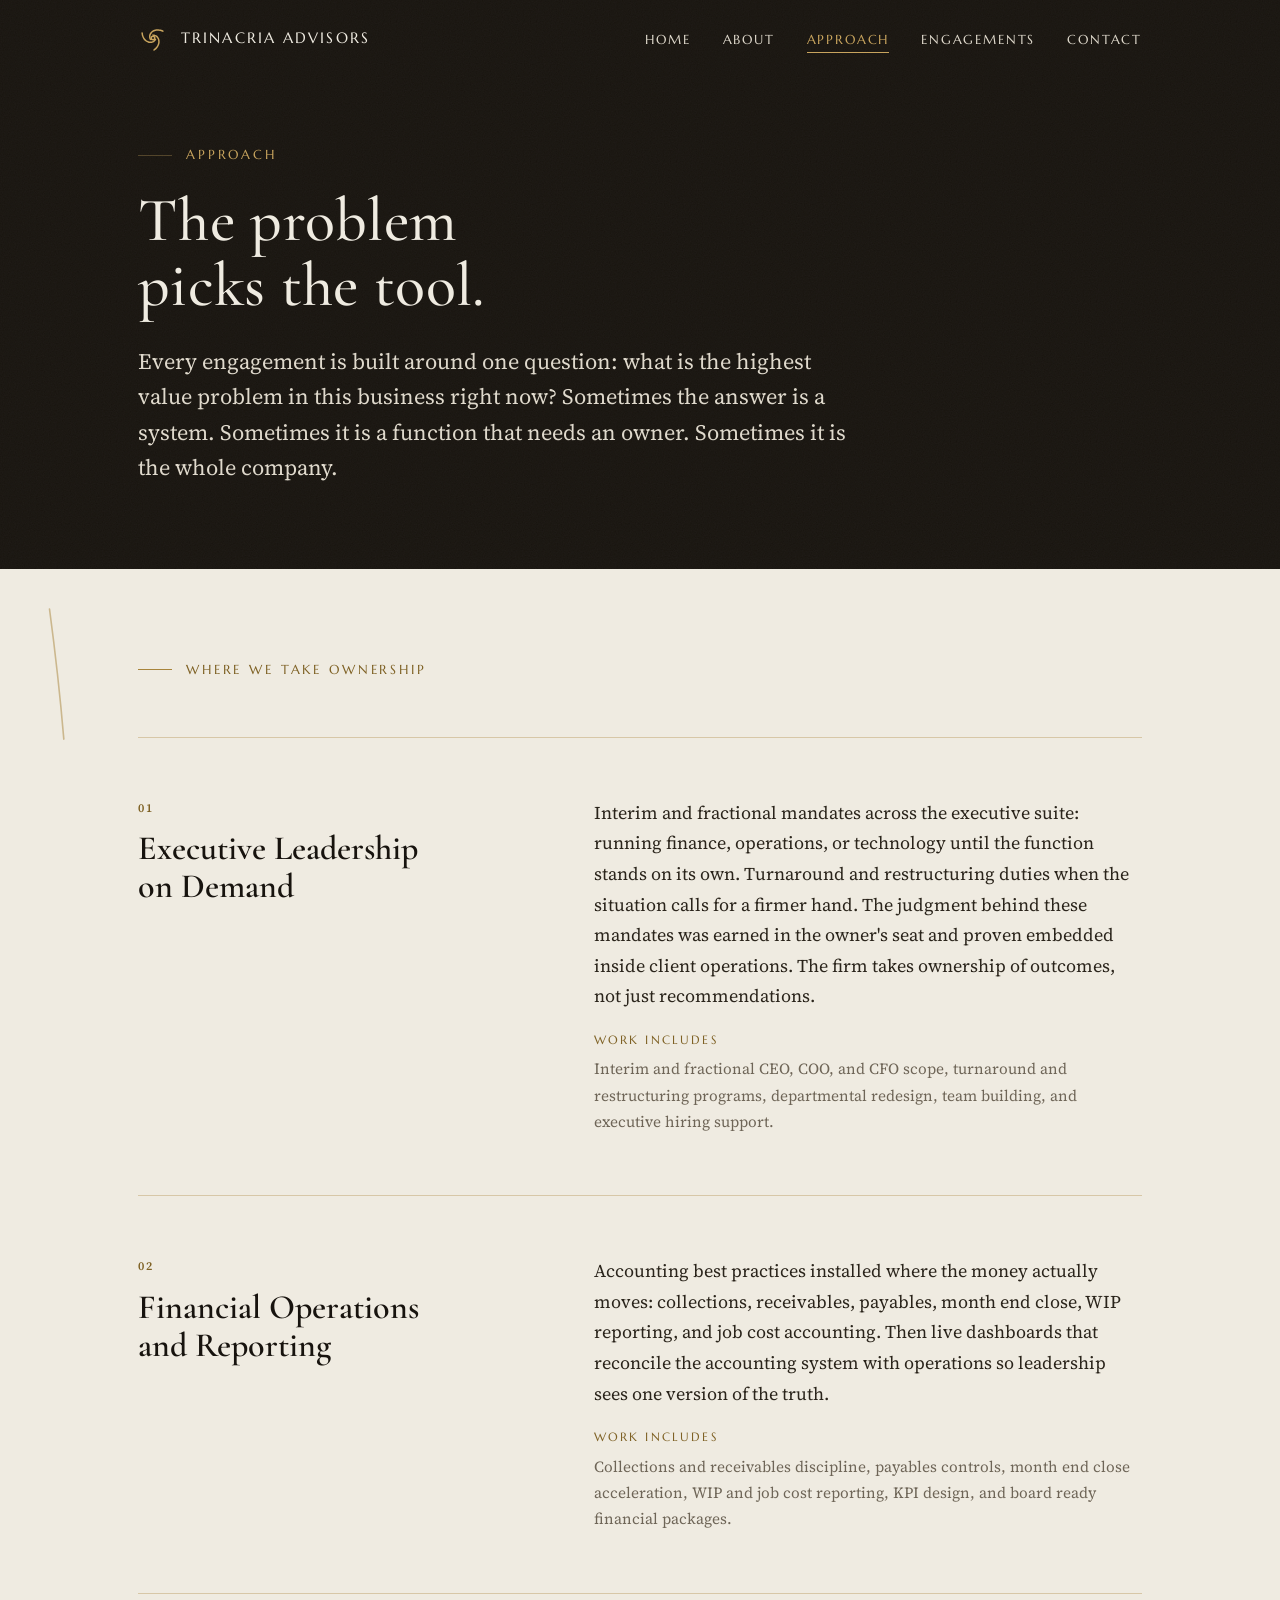
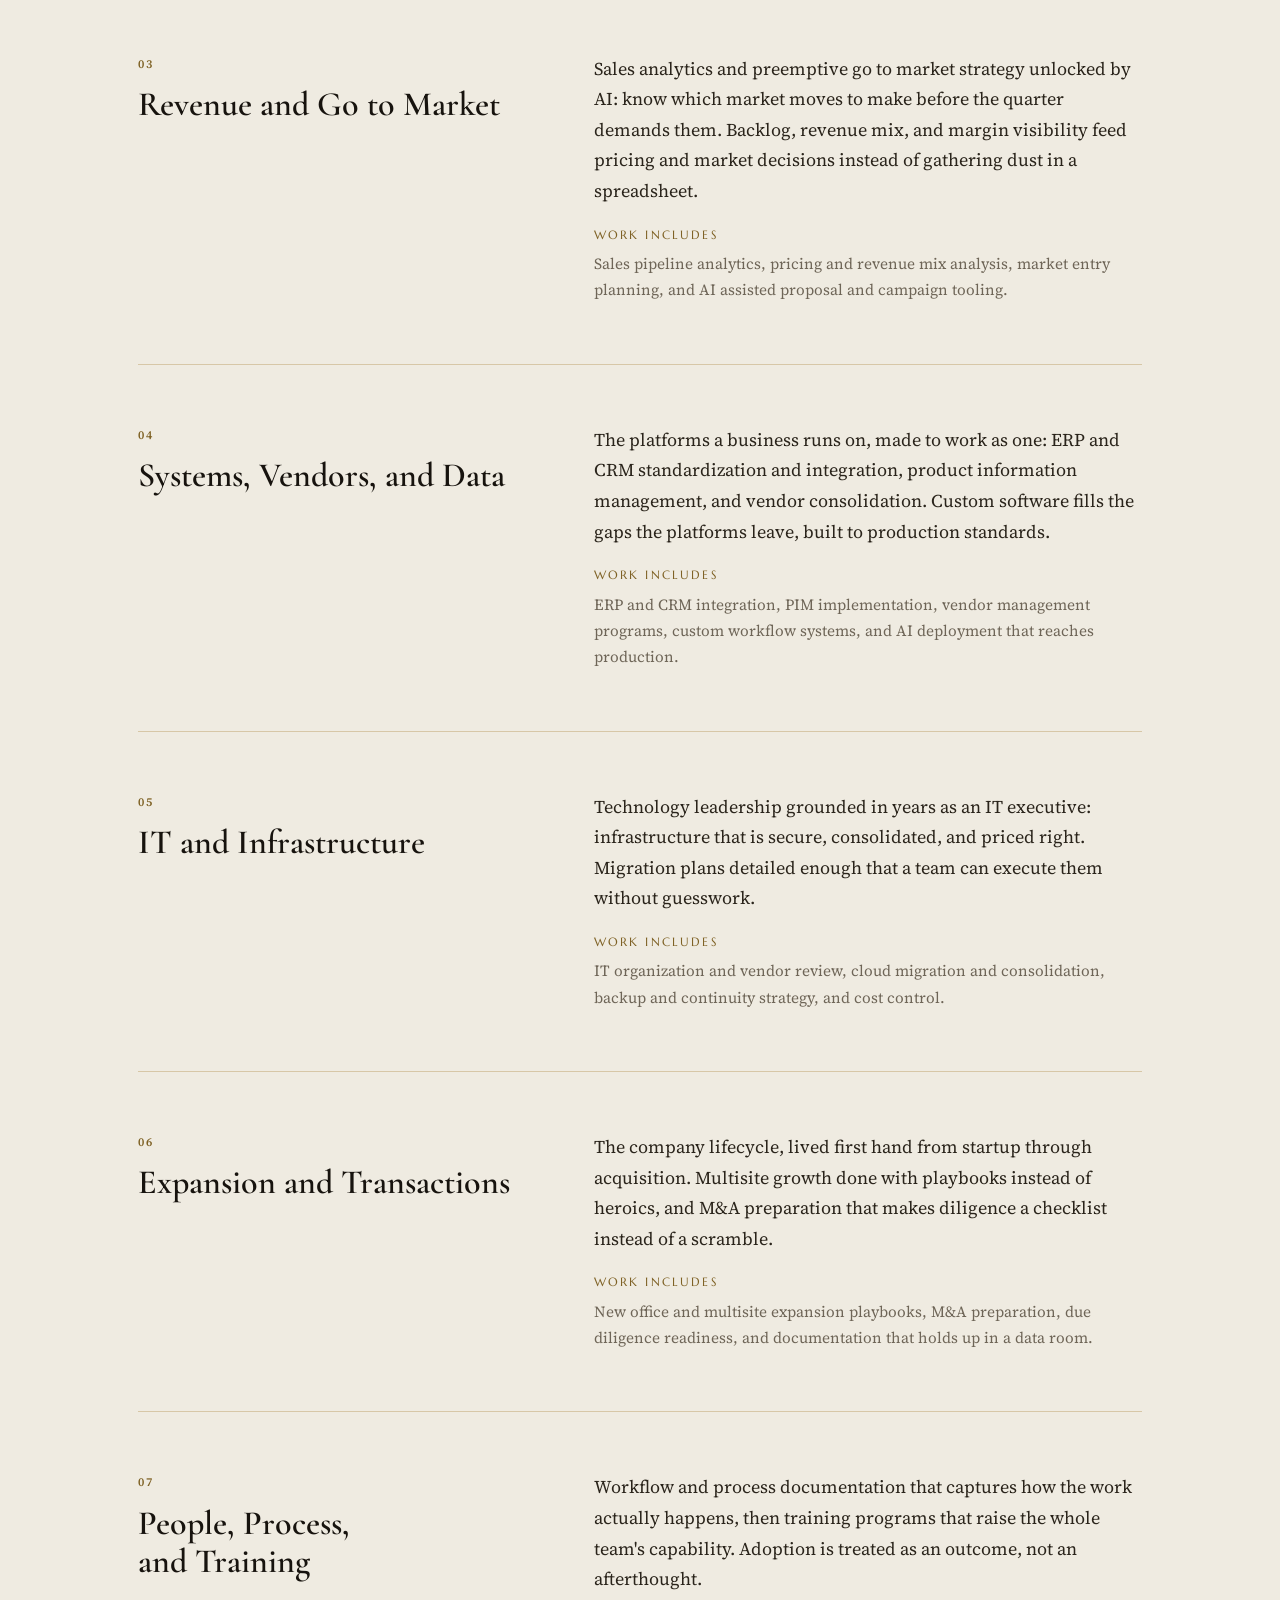
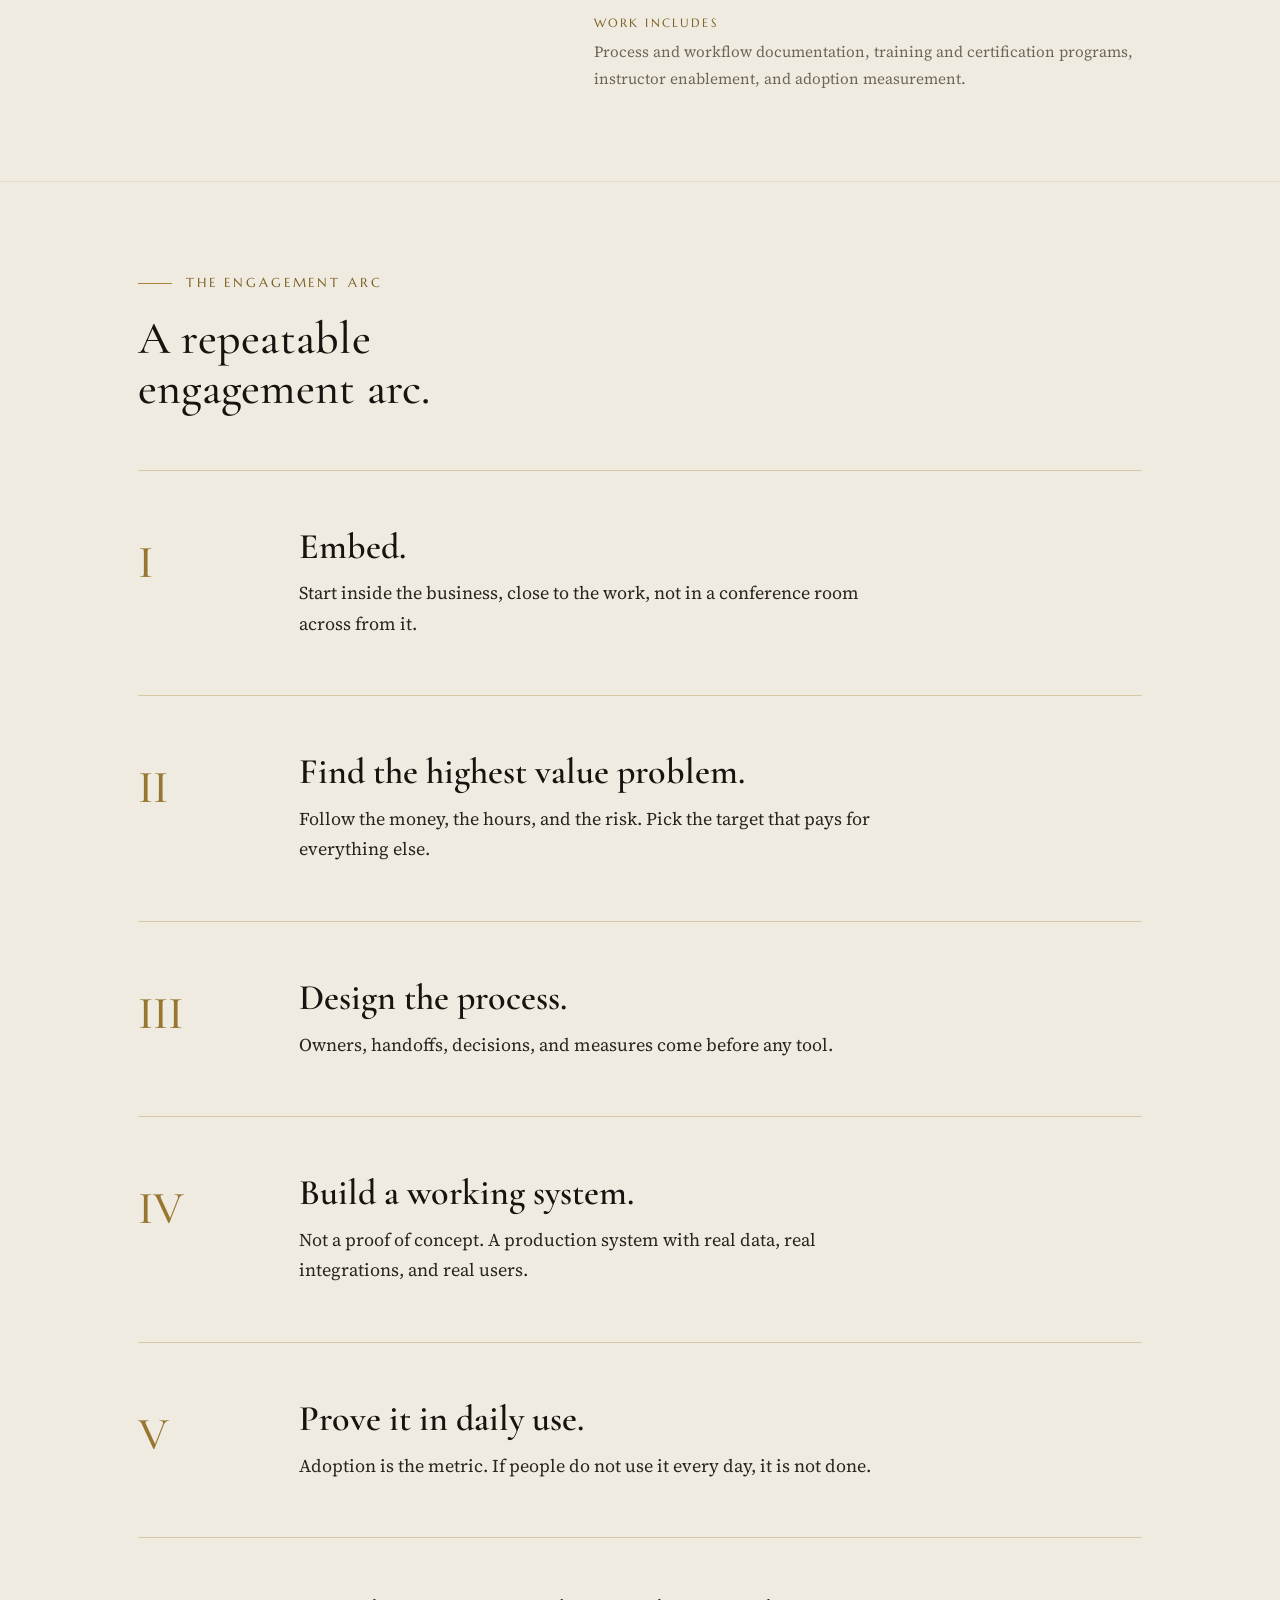
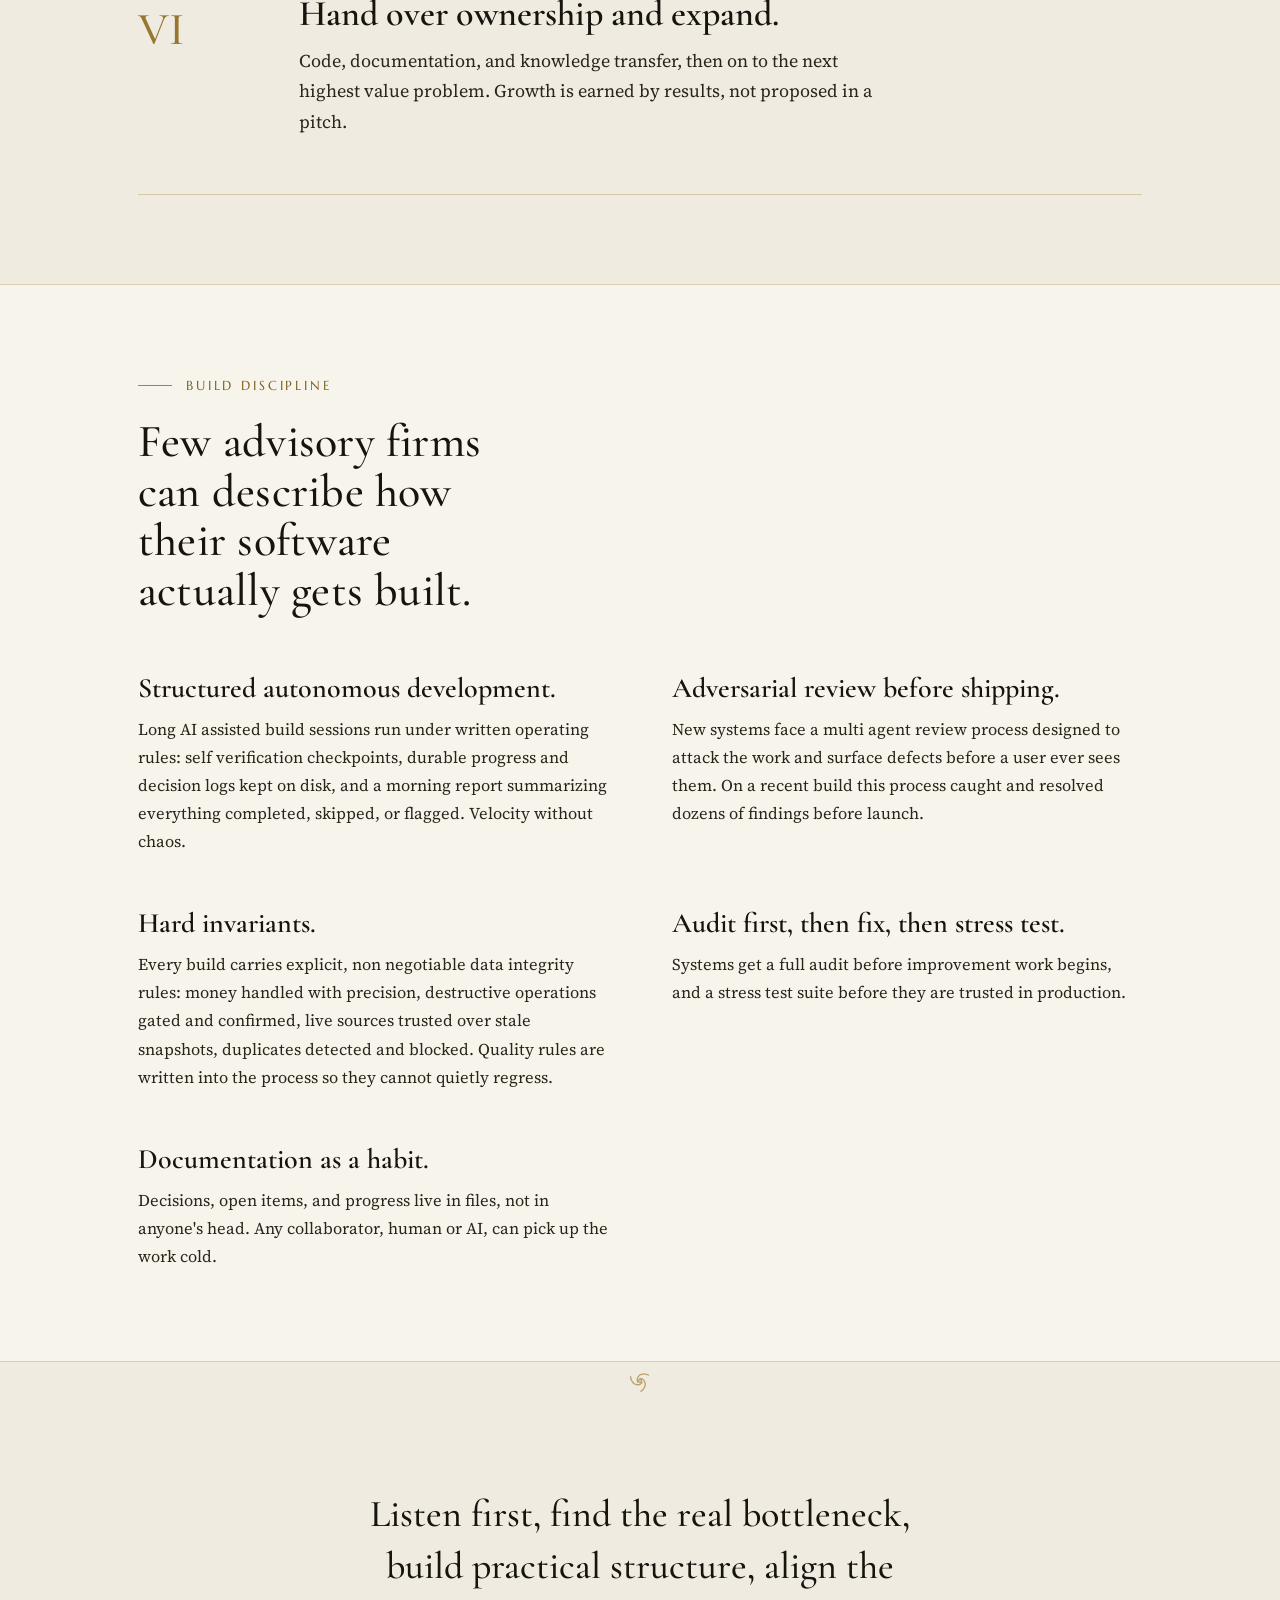
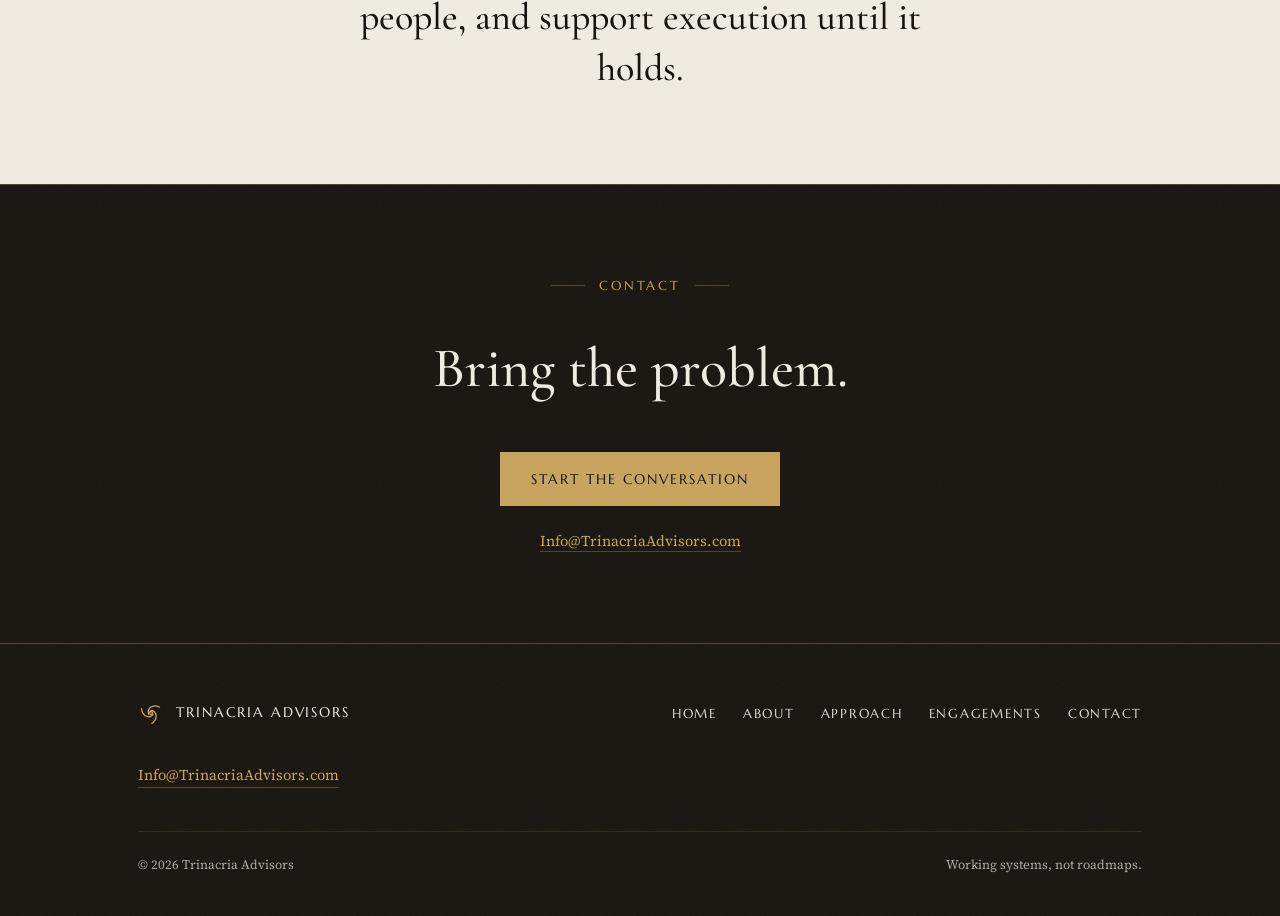
<file: method.html>
<!DOCTYPE html>
<html lang="en" class="no-js">
<head>
<meta charset="utf-8">
<meta name="viewport" content="width=device-width, initial-scale=1">
<title>Approach | Trinacria Advisors</title>
<meta name="description" content="How Trinacria Advisors works: interim and fractional executive leadership, financial operations, revenue strategy, systems integration, and AI that reaches production.">
<link rel="canonical" href="https://trinacriaadvisors.com/method.html">
<meta property="og:type" content="website">
<meta property="og:site_name" content="Trinacria Advisors">
<meta property="og:title" content="Approach | Trinacria Advisors">
<meta property="og:description" content="How Trinacria Advisors works: interim and fractional executive leadership, financial operations, revenue strategy, systems integration, and AI that reaches production.">
<meta property="og:url" content="https://trinacriaadvisors.com/method.html">
<meta property="og:image" content="https://trinacriaadvisors.com/og.png">
<meta name="twitter:card" content="summary_large_image">
<meta name="twitter:title" content="Approach | Trinacria Advisors">
<meta name="twitter:description" content="How Trinacria Advisors works: interim and fractional executive leadership, financial operations, revenue strategy, systems integration, and AI that reaches production.">
<meta name="twitter:image" content="https://trinacriaadvisors.com/og.png">
<meta name="theme-color" content="#17130E">
<link rel="icon" href="favicon.ico" sizes="32x32">
<link rel="icon" type="image/svg+xml" href="favicon.svg">
<link rel="apple-touch-icon" href="apple-touch-icon.png">
<link rel="preload" href="fonts/marcellus-400.woff2" as="font" type="font/woff2" crossorigin>
<link rel="preload" href="fonts/cormorant-garamond-var.woff2" as="font" type="font/woff2" crossorigin>
<link rel="preload" href="fonts/source-serif-4-var.woff2" as="font" type="font/woff2" crossorigin>
<link rel="stylesheet" href="css/main.css">
</head>
<body>
<svg class="svg-defs" aria-hidden="true" focusable="false">
  <defs>
    <symbol id="tmark" viewBox="0 0 120 120" fill="none">
      <circle cx="60" cy="60" r="7" stroke="currentColor" stroke-width="6"/>
      <path d="M60.00 48.50C60.73 48.54 61.46 48.55 62.20 48.63C62.94 48.71 63.67 48.82 64.42 48.98C65.18 49.13 65.94 49.32 66.73 49.56C67.52 49.81 68.32 50.08 69.15 50.44C69.97 50.80 70.83 51.21 71.69 51.72C72.55 52.23 73.44 52.81 74.32 53.51C75.19 54.22 76.09 55.01 76.94 55.95C77.80 56.89 78.66 57.94 79.43 59.15C80.19 60.36 80.95 61.70 81.56 63.20C82.17 64.69 82.73 66.34 83.09 68.12C83.46 69.90 83.72 71.84 83.75 73.88C83.77 75.92 83.64 78.12 83.22 80.36C82.80 82.61 82.18 84.99 81.22 87.35C80.27 89.71 79.06 92.17 77.50 94.53C75.94 96.89 74.07 99.29 71.85 101.51C69.63 103.72 66.74 105.71 64.18 107.82" stroke="currentColor" stroke-width="6" stroke-linecap="round"/>
      <path d="M60.00 48.50C60.73 48.54 61.46 48.55 62.20 48.63C62.94 48.71 63.67 48.82 64.42 48.98C65.18 49.13 65.94 49.32 66.73 49.56C67.52 49.81 68.32 50.08 69.15 50.44C69.97 50.80 70.83 51.21 71.69 51.72C72.55 52.23 73.44 52.81 74.32 53.51C75.19 54.22 76.09 55.01 76.94 55.95C77.80 56.89 78.66 57.94 79.43 59.15C80.19 60.36 80.95 61.70 81.56 63.20C82.17 64.69 82.73 66.34 83.09 68.12C83.46 69.90 83.72 71.84 83.75 73.88C83.77 75.92 83.64 78.12 83.22 80.36C82.80 82.61 82.18 84.99 81.22 87.35C80.27 89.71 79.06 92.17 77.50 94.53C75.94 96.89 74.07 99.29 71.85 101.51C69.63 103.72 66.74 105.71 64.18 107.82" stroke="currentColor" stroke-width="6" stroke-linecap="round" transform="rotate(120 60 60)"/>
      <path d="M60.00 48.50C60.73 48.54 61.46 48.55 62.20 48.63C62.94 48.71 63.67 48.82 64.42 48.98C65.18 49.13 65.94 49.32 66.73 49.56C67.52 49.81 68.32 50.08 69.15 50.44C69.97 50.80 70.83 51.21 71.69 51.72C72.55 52.23 73.44 52.81 74.32 53.51C75.19 54.22 76.09 55.01 76.94 55.95C77.80 56.89 78.66 57.94 79.43 59.15C80.19 60.36 80.95 61.70 81.56 63.20C82.17 64.69 82.73 66.34 83.09 68.12C83.46 69.90 83.72 71.84 83.75 73.88C83.77 75.92 83.64 78.12 83.22 80.36C82.80 82.61 82.18 84.99 81.22 87.35C80.27 89.71 79.06 92.17 77.50 94.53C75.94 96.89 74.07 99.29 71.85 101.51C69.63 103.72 66.74 105.71 64.18 107.82" stroke="currentColor" stroke-width="6" stroke-linecap="round" transform="rotate(240 60 60)"/>
    </symbol>
  </defs>
</svg>

<a class="skip-link" href="#main">Skip to content</a>

<header class="site-header">
  <div class="header-inner">
    <a class="brand" href="index.html">
      <svg class="mark" width="30" height="30" aria-hidden="true"><use href="#tmark"/></svg>
      <span>Trinacria&nbsp;Advisors</span>
    </a>
    <button class="nav-toggle" type="button" aria-expanded="false" aria-controls="site-nav">Menu</button>
    <nav class="site-nav" id="site-nav" aria-label="Main">
      <ul>
        <li><a href="index.html">Home</a></li>
        <li><a href="about.html">About</a></li>
        <li><a href="method.html" aria-current="page">Approach</a></li>
        <li><a href="work.html">Engagements</a></li>
        <li><a href="contact.html">Contact</a></li>
      </ul>
    </nav>
  </div>
</header>

<main id="main">

  <section class="band-dark page-hero">
    <div class="container">
      <p class="eyebrow">Approach</p>
      <h1 class="display">The problem picks the tool.</h1>
      <p class="lede">Every engagement is built around one question: what is the highest value problem in this business right now? Sometimes the answer is a system. Sometimes it is a function that needs an owner. Sometimes it is the whole company.</p>
    </div>
  </section>

  <section class="band-light section">
    <div class="container reveal">
      <p class="eyebrow">Where we take ownership</p>
      <div class="service mt-head">
        <div>
          <p class="kicker">01</p>
          <h2>Executive Leadership on Demand</h2>
        </div>
        <div>
          <p>Interim and fractional mandates across the executive suite: running finance, operations, or technology until the function stands on its own. Turnaround and restructuring duties when the situation calls for a firmer hand. The judgment behind these mandates was earned in the owner's seat and proven embedded inside client operations. The firm takes ownership of outcomes, not just recommendations.</p>
          <p class="typical"><strong>Work includes</strong>Interim and fractional CEO, COO, and CFO scope, turnaround and restructuring programs, departmental redesign, team building, and executive hiring support.</p>
        </div>
      </div>
      <div class="service">
        <div>
          <p class="kicker">02</p>
          <h2>Financial Operations and Reporting</h2>
        </div>
        <div>
          <p>Accounting best practices installed where the money actually moves: collections, receivables, payables, month end close, WIP reporting, and job cost accounting. Then live dashboards that reconcile the accounting system with operations so leadership sees one version of the truth.</p>
          <p class="typical"><strong>Work includes</strong>Collections and receivables discipline, payables controls, month end close acceleration, WIP and job cost reporting, KPI design, and board ready financial packages.</p>
        </div>
      </div>
      <div class="service">
        <div>
          <p class="kicker">03</p>
          <h2>Revenue and Go to Market</h2>
        </div>
        <div>
          <p>Sales analytics and preemptive go to market strategy unlocked by AI: know which market moves to make before the quarter demands them. Backlog, revenue mix, and margin visibility feed pricing and market decisions instead of gathering dust in a spreadsheet.</p>
          <p class="typical"><strong>Work includes</strong>Sales pipeline analytics, pricing and revenue mix analysis, market entry planning, and AI assisted proposal and campaign tooling.</p>
        </div>
      </div>
      <div class="service">
        <div>
          <p class="kicker">04</p>
          <h2>Systems, Vendors, and Data</h2>
        </div>
        <div>
          <p>The platforms a business runs on, made to work as one: ERP and CRM standardization and integration, product information management, and vendor consolidation. Custom software fills the gaps the platforms leave, built to production standards.</p>
          <p class="typical"><strong>Work includes</strong>ERP and CRM integration, PIM implementation, vendor management programs, custom workflow systems, and AI deployment that reaches production.</p>
        </div>
      </div>
      <div class="service">
        <div>
          <p class="kicker">05</p>
          <h2>IT and Infrastructure</h2>
        </div>
        <div>
          <p>Technology leadership grounded in years as an IT executive: infrastructure that is secure, consolidated, and priced right. Migration plans detailed enough that a team can execute them without guesswork.</p>
          <p class="typical"><strong>Work includes</strong>IT organization and vendor review, cloud migration and consolidation, backup and continuity strategy, and cost control.</p>
        </div>
      </div>
      <div class="service">
        <div>
          <p class="kicker">06</p>
          <h2>Expansion and Transactions</h2>
        </div>
        <div>
          <p>The company lifecycle, lived first hand from startup through acquisition. Multisite growth done with playbooks instead of heroics, and M&amp;A preparation that makes diligence a checklist instead of a scramble.</p>
          <p class="typical"><strong>Work includes</strong>New office and multisite expansion playbooks, M&amp;A preparation, due diligence readiness, and documentation that holds up in a data room.</p>
        </div>
      </div>
      <div class="service">
        <div>
          <p class="kicker">07</p>
          <h2>People, Process, and Training</h2>
        </div>
        <div>
          <p>Workflow and process documentation that captures how the work actually happens, then training programs that raise the whole team's capability. Adoption is treated as an outcome, not an afterthought.</p>
          <p class="typical"><strong>Work includes</strong>Process and workflow documentation, training and certification programs, instructor enablement, and adoption measurement.</p>
        </div>
      </div>
    </div>
  </section>

  <section class="band-light section">
    <div class="container reveal">
      <p class="eyebrow">The engagement arc</p>
      <h2 class="display h2-section">A repeatable engagement arc.</h2>
      <div class="method-steps mt-head">
        <div class="method-step">
          <p class="numeral" aria-hidden="true">I</p>
          <div>
            <h3>Embed.</h3>
            <p>Start inside the business, close to the work, not in a conference room across from it.</p>
          </div>
        </div>
        <div class="method-step">
          <p class="numeral" aria-hidden="true">II</p>
          <div>
            <h3>Find the highest value problem.</h3>
            <p>Follow the money, the hours, and the risk. Pick the target that pays for everything else.</p>
          </div>
        </div>
        <div class="method-step">
          <p class="numeral" aria-hidden="true">III</p>
          <div>
            <h3>Design the process.</h3>
            <p>Owners, handoffs, decisions, and measures come before any tool.</p>
          </div>
        </div>
        <div class="method-step">
          <p class="numeral" aria-hidden="true">IV</p>
          <div>
            <h3>Build a working system.</h3>
            <p>Not a proof of concept. A production system with real data, real integrations, and real users.</p>
          </div>
        </div>
        <div class="method-step">
          <p class="numeral" aria-hidden="true">V</p>
          <div>
            <h3>Prove it in daily use.</h3>
            <p>Adoption is the metric. If people do not use it every day, it is not done.</p>
          </div>
        </div>
        <div class="method-step">
          <p class="numeral" aria-hidden="true">VI</p>
          <div>
            <h3>Hand over ownership and expand.</h3>
            <p>Code, documentation, and knowledge transfer, then on to the next highest value problem. Growth is earned by results, not proposed in a pitch.</p>
          </div>
        </div>
      </div>
    </div>
  </section>

  <section class="band-parchment section">
    <div class="container reveal">
      <p class="eyebrow">Build discipline</p>
      <h2 class="display h2-section">Few advisory firms can describe how their software actually gets built.</h2>
      <div class="discipline-grid mt-head">
        <div class="discipline">
          <h3>Structured autonomous development.</h3>
          <p>Long AI assisted build sessions run under written operating rules: self verification checkpoints, durable progress and decision logs kept on disk, and a morning report summarizing everything completed, skipped, or flagged. Velocity without chaos.</p>
        </div>
        <div class="discipline">
          <h3>Adversarial review before shipping.</h3>
          <p>New systems face a multi agent review process designed to attack the work and surface defects before a user ever sees them. On a recent build this process caught and resolved dozens of findings before launch.</p>
        </div>
        <div class="discipline">
          <h3>Hard invariants.</h3>
          <p>Every build carries explicit, non negotiable data integrity rules: money handled with precision, destructive operations gated and confirmed, live sources trusted over stale snapshots, duplicates detected and blocked. Quality rules are written into the process so they cannot quietly regress.</p>
        </div>
        <div class="discipline">
          <h3>Audit first, then fix, then stress test.</h3>
          <p>Systems get a full audit before improvement work begins, and a stress test suite before they are trusted in production.</p>
        </div>
        <div class="discipline">
          <h3>Documentation as a habit.</h3>
          <p>Decisions, open items, and progress live in files, not in anyone's head. Any collaborator, human or AI, can pick up the work cold.</p>
        </div>
      </div>
    </div>
  </section>

  <div class="band-light divider-glyph" aria-hidden="true">
    <svg><use href="#tmark"/></svg>
  </div>

  <section class="band-light section closing-statement">
    <div class="container reveal">
      <p>Listen first, find the real bottleneck, build practical structure, align the people, and support execution until it holds.</p>
    </div>
  </section>

  <section class="band-dark section cta-band">
    <div class="container reveal">
      <p class="eyebrow">Contact</p>
      <h2>Bring the problem.</h2>
      <p><a class="btn btn-solid" href="mailto:Info@TrinacriaAdvisors.com">Start the conversation</a></p>
      <p class="mailnote"><a href="mailto:Info@TrinacriaAdvisors.com">Info@TrinacriaAdvisors.com</a></p>
    </div>
  </section>

</main>

<footer class="site-footer">
  <div class="container">
    <div class="footer-inner">
      <p class="footer-brand">
        <svg class="mark" width="26" height="26" aria-hidden="true"><use href="#tmark"/></svg>
        <span>Trinacria&nbsp;Advisors</span>
      </p>
      <nav class="footer-nav" aria-label="Footer">
        <ul>
          <li><a href="index.html">Home</a></li>
          <li><a href="about.html">About</a></li>
          <li><a href="method.html" aria-current="page">Approach</a></li>
          <li><a href="work.html">Engagements</a></li>
          <li><a href="contact.html">Contact</a></li>
        </ul>
      </nav>
      <p class="footer-mail"><a href="mailto:Info@TrinacriaAdvisors.com">Info@TrinacriaAdvisors.com</a></p>
    </div>
    <div class="footer-fine">
      <span>&copy; 2026 Trinacria Advisors</span>
      <span>Working systems, not roadmaps.</span>
    </div>
  </div>
</footer>

<script src="js/main.js" defer></script>
</body>
</html>
</file>
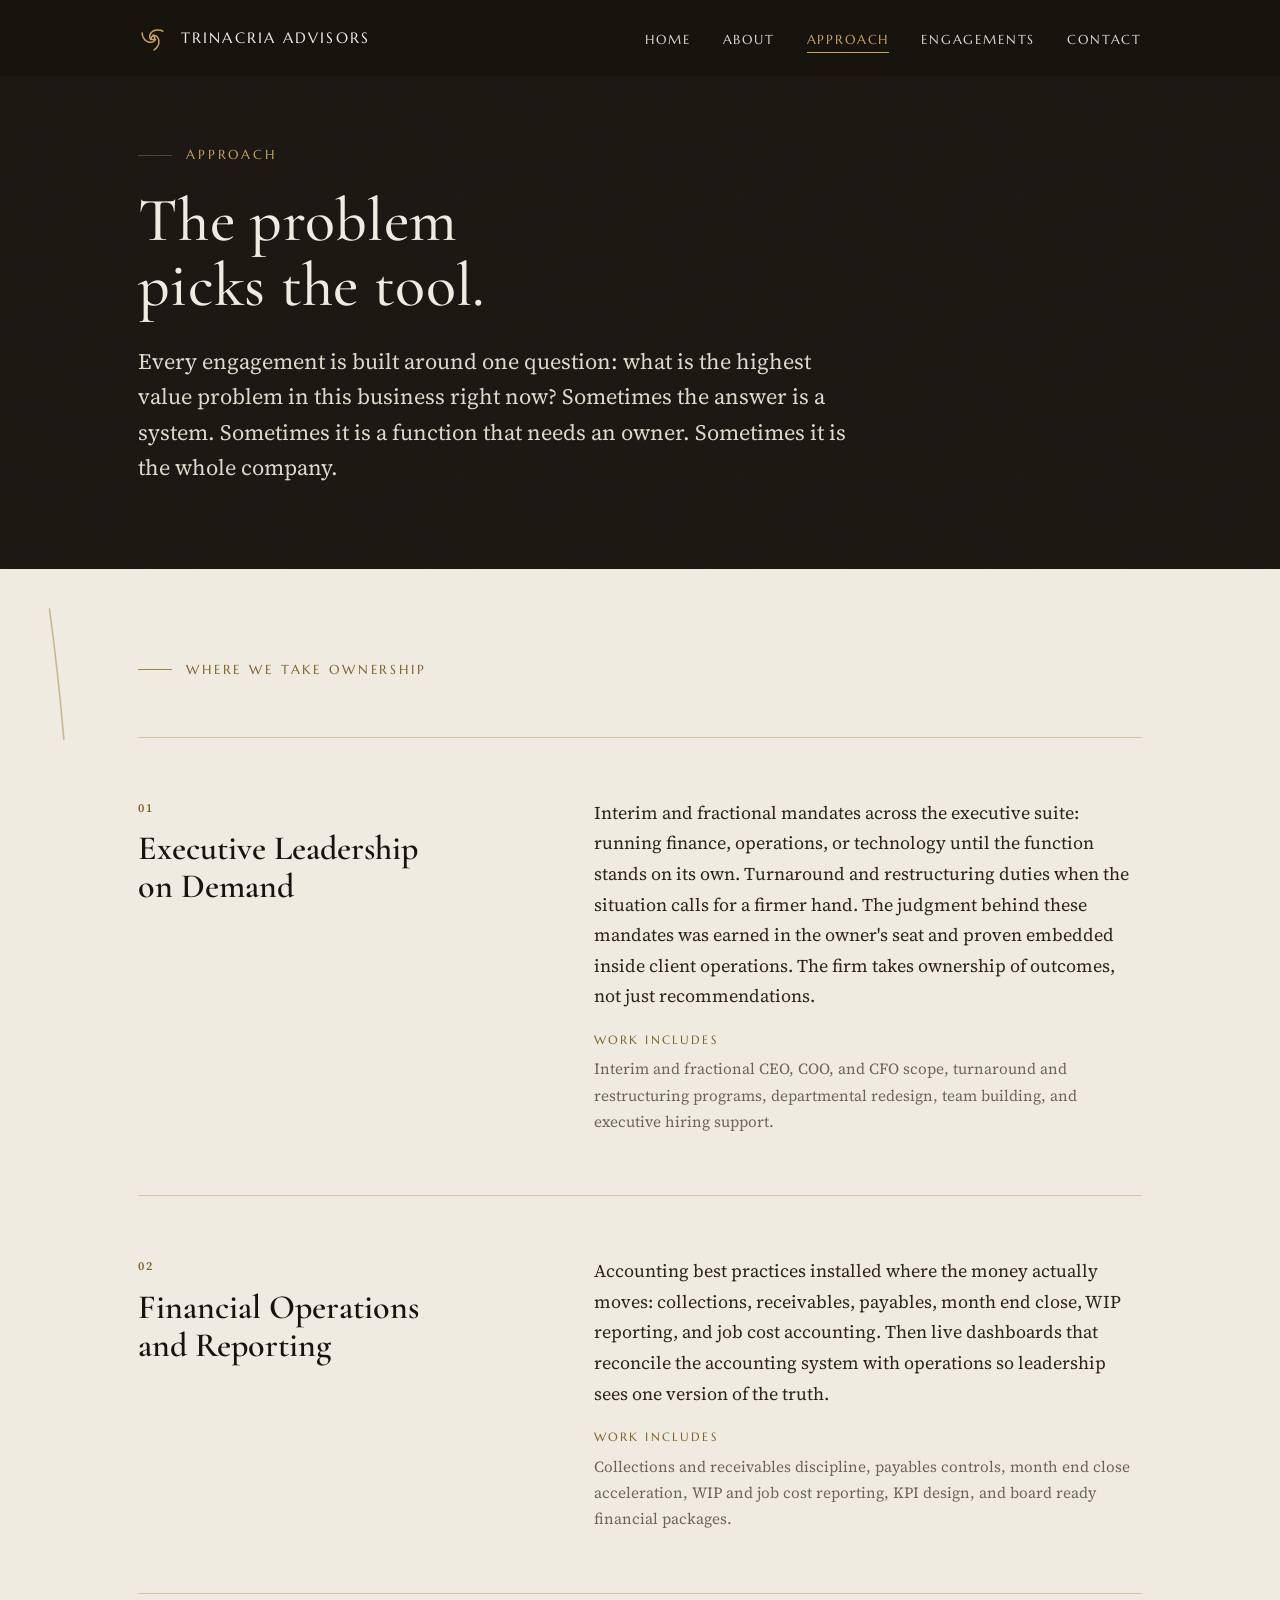
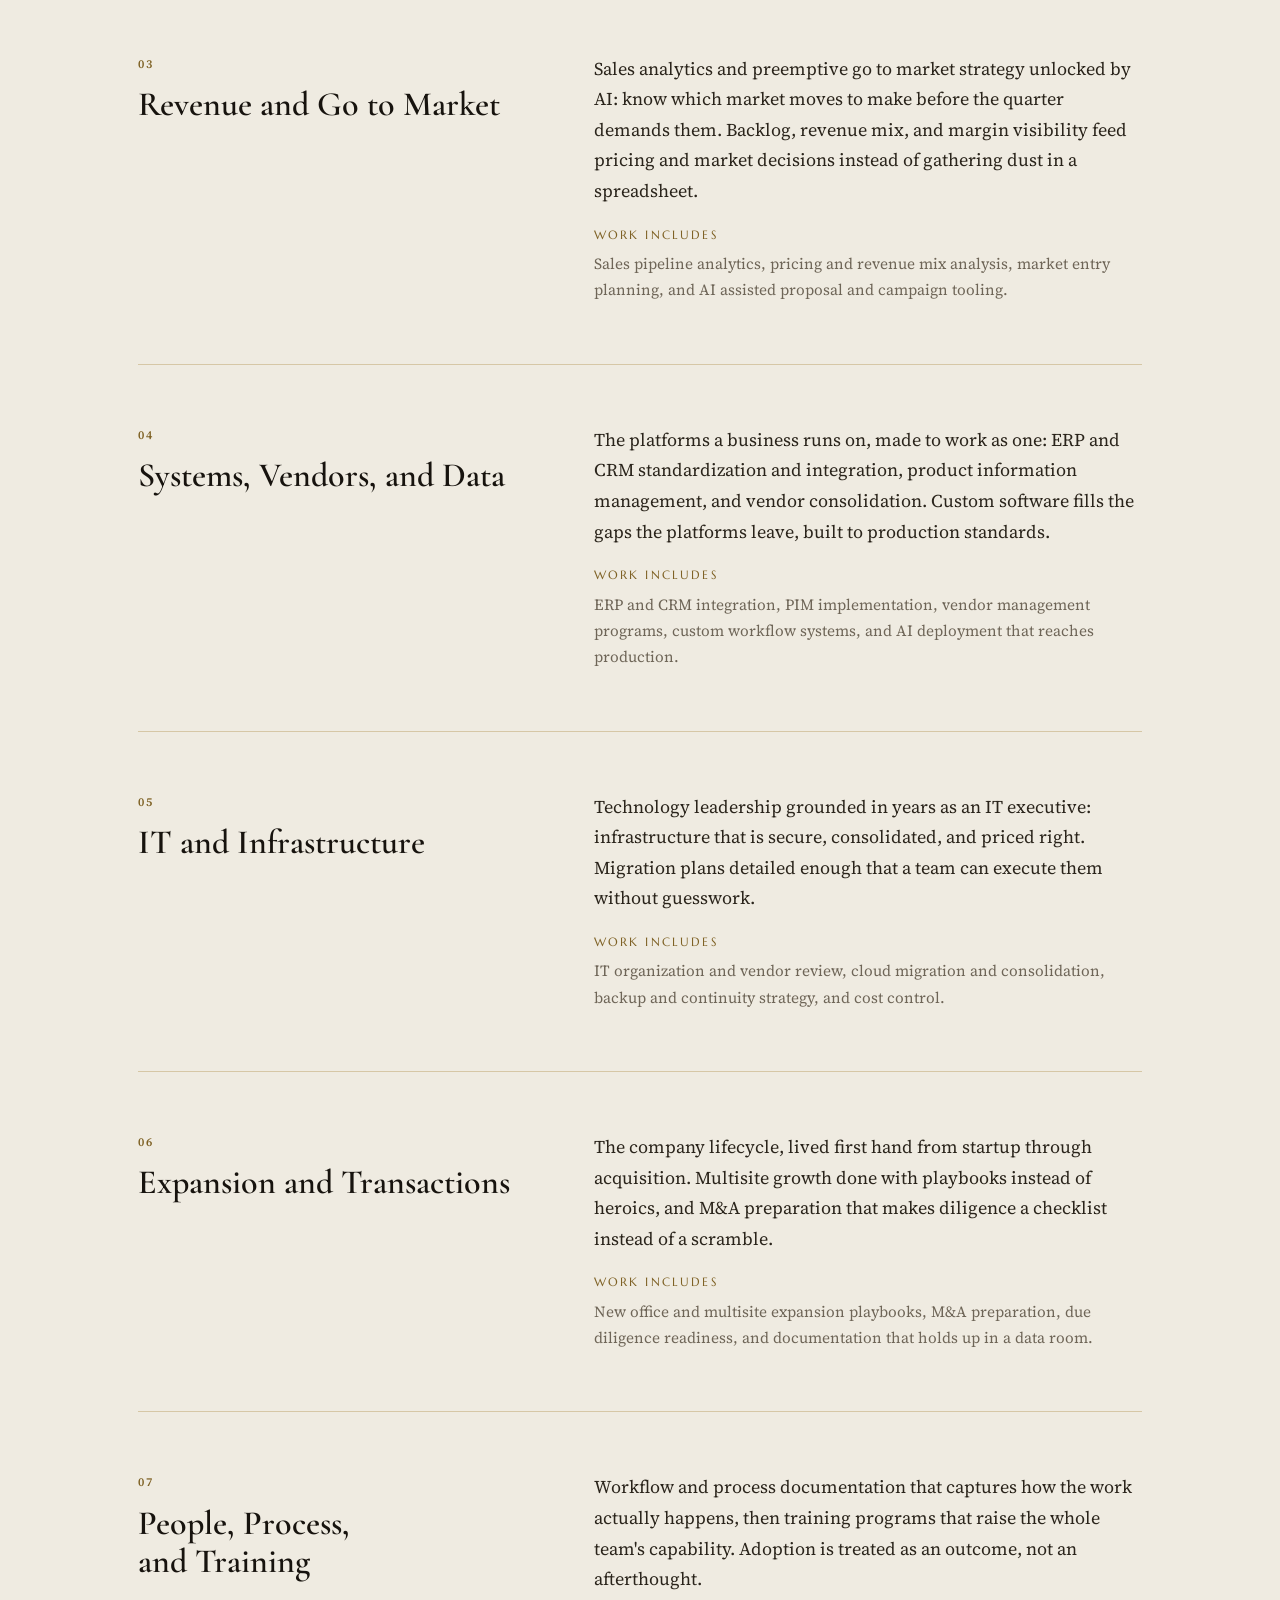
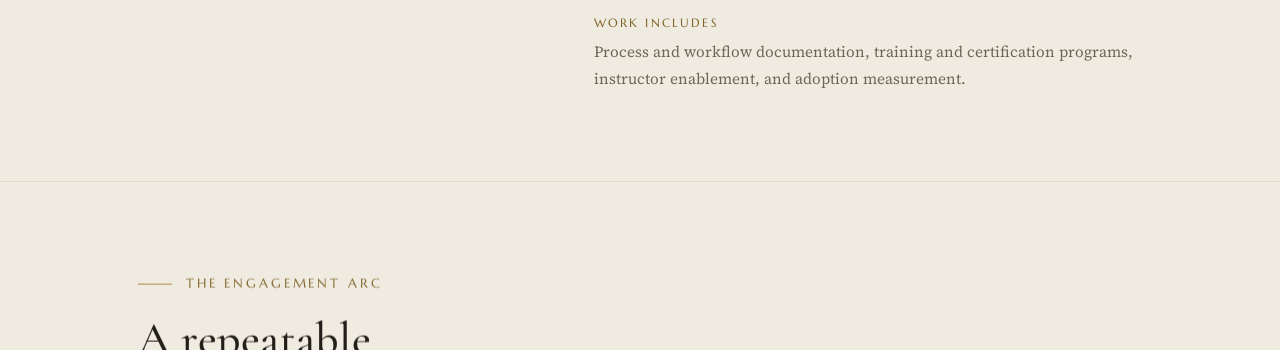
<file: services.html>
<!DOCTYPE html>
<html lang="en">
<head>
<meta charset="utf-8">
<title>Approach | Trinacria Advisors</title>
<meta name="robots" content="noindex">
<meta http-equiv="refresh" content="0; url=method.html">
<link rel="canonical" href="https://trinacriaadvisors.com/method.html">
</head>
<body>
<p>The Services page has merged into <a href="method.html">Approach</a>.</p>
</body>
</html>
</file>
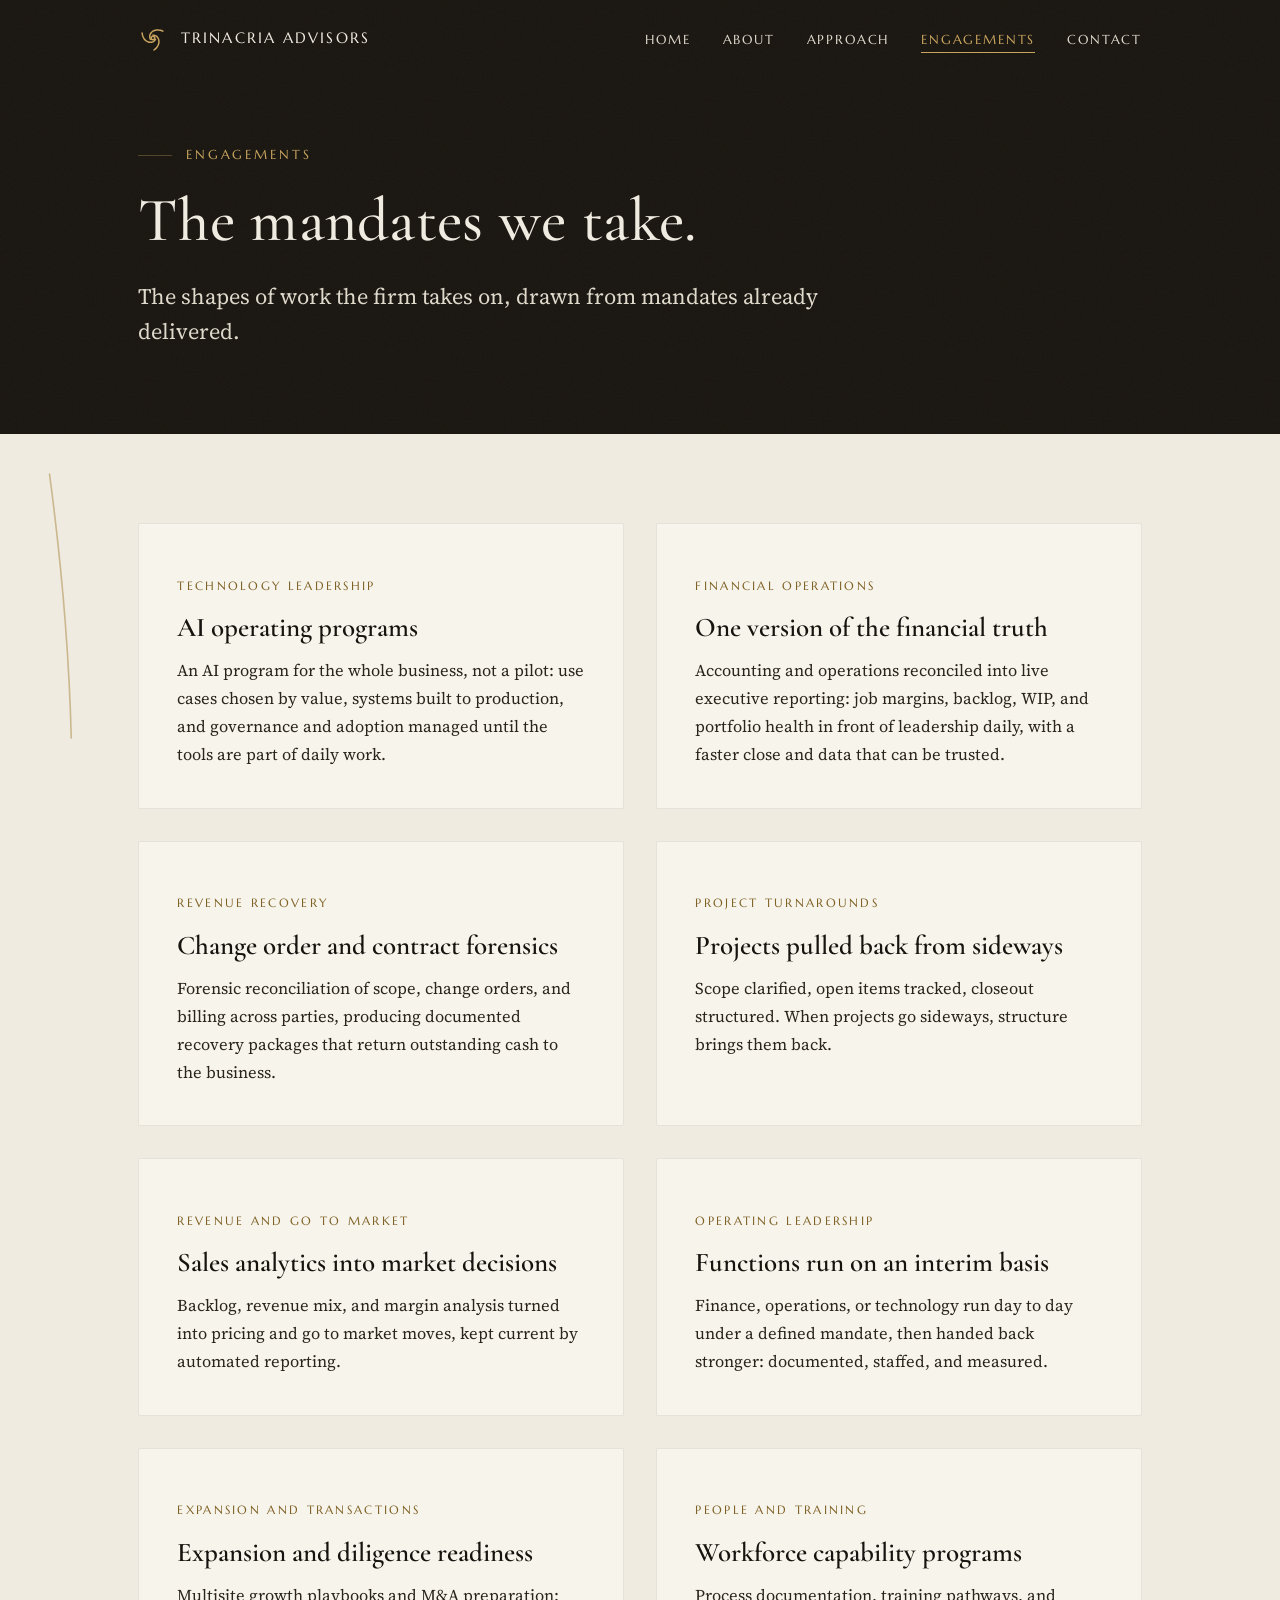
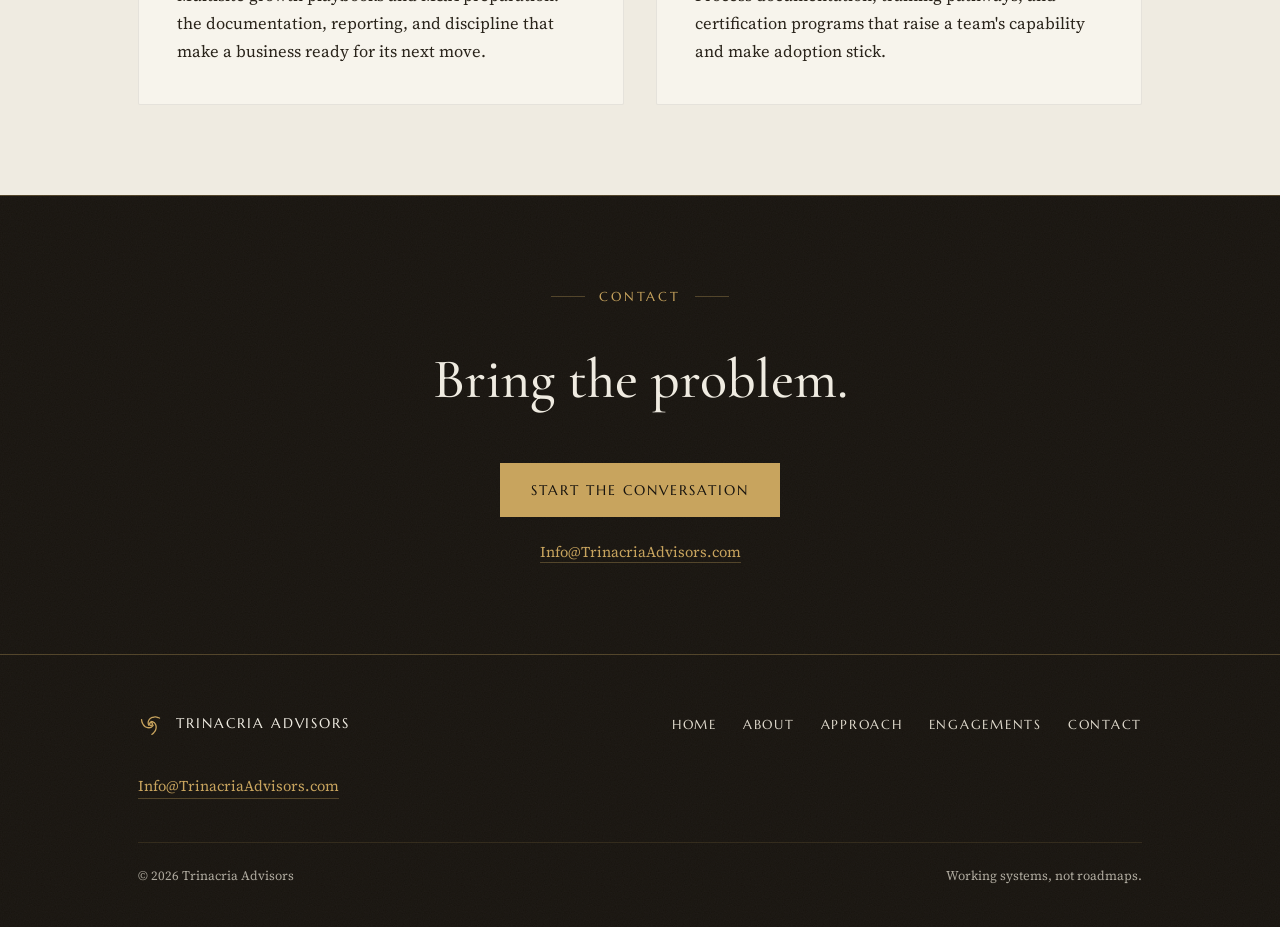
<file: work.html>
<!DOCTYPE html>
<html lang="en" class="no-js">
<head>
<meta charset="utf-8">
<meta name="viewport" content="width=device-width, initial-scale=1">
<title>Engagements | Trinacria Advisors</title>
<meta name="description" content="The shapes of work Trinacria Advisors takes on: AI operating programs, financial truth, revenue recovery, interim leadership, expansion readiness, and workforce capability.">
<link rel="canonical" href="https://trinacriaadvisors.com/work.html">
<meta property="og:type" content="website">
<meta property="og:site_name" content="Trinacria Advisors">
<meta property="og:title" content="Engagements | Trinacria Advisors">
<meta property="og:description" content="The shapes of work Trinacria Advisors takes on: AI operating programs, financial truth, revenue recovery, interim leadership, expansion readiness, and workforce capability.">
<meta property="og:url" content="https://trinacriaadvisors.com/work.html">
<meta property="og:image" content="https://trinacriaadvisors.com/og.png">
<meta name="twitter:card" content="summary_large_image">
<meta name="twitter:title" content="Engagements | Trinacria Advisors">
<meta name="twitter:description" content="The shapes of work Trinacria Advisors takes on: AI operating programs, financial truth, revenue recovery, interim leadership, expansion readiness, and workforce capability.">
<meta name="twitter:image" content="https://trinacriaadvisors.com/og.png">
<meta name="theme-color" content="#17130E">
<link rel="icon" href="favicon.ico" sizes="32x32">
<link rel="icon" type="image/svg+xml" href="favicon.svg">
<link rel="apple-touch-icon" href="apple-touch-icon.png">
<link rel="preload" href="fonts/marcellus-400.woff2" as="font" type="font/woff2" crossorigin>
<link rel="preload" href="fonts/cormorant-garamond-var.woff2" as="font" type="font/woff2" crossorigin>
<link rel="preload" href="fonts/source-serif-4-var.woff2" as="font" type="font/woff2" crossorigin>
<link rel="stylesheet" href="css/main.css">
</head>
<body>
<svg class="svg-defs" aria-hidden="true" focusable="false">
  <defs>
    <symbol id="tmark" viewBox="0 0 120 120" fill="none">
      <circle cx="60" cy="60" r="7" stroke="currentColor" stroke-width="6"/>
      <path d="M60.00 48.50C60.73 48.54 61.46 48.55 62.20 48.63C62.94 48.71 63.67 48.82 64.42 48.98C65.18 49.13 65.94 49.32 66.73 49.56C67.52 49.81 68.32 50.08 69.15 50.44C69.97 50.80 70.83 51.21 71.69 51.72C72.55 52.23 73.44 52.81 74.32 53.51C75.19 54.22 76.09 55.01 76.94 55.95C77.80 56.89 78.66 57.94 79.43 59.15C80.19 60.36 80.95 61.70 81.56 63.20C82.17 64.69 82.73 66.34 83.09 68.12C83.46 69.90 83.72 71.84 83.75 73.88C83.77 75.92 83.64 78.12 83.22 80.36C82.80 82.61 82.18 84.99 81.22 87.35C80.27 89.71 79.06 92.17 77.50 94.53C75.94 96.89 74.07 99.29 71.85 101.51C69.63 103.72 66.74 105.71 64.18 107.82" stroke="currentColor" stroke-width="6" stroke-linecap="round"/>
      <path d="M60.00 48.50C60.73 48.54 61.46 48.55 62.20 48.63C62.94 48.71 63.67 48.82 64.42 48.98C65.18 49.13 65.94 49.32 66.73 49.56C67.52 49.81 68.32 50.08 69.15 50.44C69.97 50.80 70.83 51.21 71.69 51.72C72.55 52.23 73.44 52.81 74.32 53.51C75.19 54.22 76.09 55.01 76.94 55.95C77.80 56.89 78.66 57.94 79.43 59.15C80.19 60.36 80.95 61.70 81.56 63.20C82.17 64.69 82.73 66.34 83.09 68.12C83.46 69.90 83.72 71.84 83.75 73.88C83.77 75.92 83.64 78.12 83.22 80.36C82.80 82.61 82.18 84.99 81.22 87.35C80.27 89.71 79.06 92.17 77.50 94.53C75.94 96.89 74.07 99.29 71.85 101.51C69.63 103.72 66.74 105.71 64.18 107.82" stroke="currentColor" stroke-width="6" stroke-linecap="round" transform="rotate(120 60 60)"/>
      <path d="M60.00 48.50C60.73 48.54 61.46 48.55 62.20 48.63C62.94 48.71 63.67 48.82 64.42 48.98C65.18 49.13 65.94 49.32 66.73 49.56C67.52 49.81 68.32 50.08 69.15 50.44C69.97 50.80 70.83 51.21 71.69 51.72C72.55 52.23 73.44 52.81 74.32 53.51C75.19 54.22 76.09 55.01 76.94 55.95C77.80 56.89 78.66 57.94 79.43 59.15C80.19 60.36 80.95 61.70 81.56 63.20C82.17 64.69 82.73 66.34 83.09 68.12C83.46 69.90 83.72 71.84 83.75 73.88C83.77 75.92 83.64 78.12 83.22 80.36C82.80 82.61 82.18 84.99 81.22 87.35C80.27 89.71 79.06 92.17 77.50 94.53C75.94 96.89 74.07 99.29 71.85 101.51C69.63 103.72 66.74 105.71 64.18 107.82" stroke="currentColor" stroke-width="6" stroke-linecap="round" transform="rotate(240 60 60)"/>
    </symbol>
  </defs>
</svg>

<a class="skip-link" href="#main">Skip to content</a>

<header class="site-header">
  <div class="header-inner">
    <a class="brand" href="index.html">
      <svg class="mark" width="30" height="30" aria-hidden="true"><use href="#tmark"/></svg>
      <span>Trinacria&nbsp;Advisors</span>
    </a>
    <button class="nav-toggle" type="button" aria-expanded="false" aria-controls="site-nav">Menu</button>
    <nav class="site-nav" id="site-nav" aria-label="Main">
      <ul>
        <li><a href="index.html">Home</a></li>
        <li><a href="about.html">About</a></li>
        <li><a href="method.html">Approach</a></li>
        <li><a href="work.html" aria-current="page">Engagements</a></li>
        <li><a href="contact.html">Contact</a></li>
      </ul>
    </nav>
  </div>
</header>

<main id="main">

  <section class="band-dark page-hero">
    <div class="container">
      <p class="eyebrow">Engagements</p>
      <h1 class="display">The mandates we take.</h1>
      <p class="lede">The shapes of work the firm takes on, drawn from mandates already delivered.</p>
    </div>
  </section>

  <section class="band-light section">
    <div class="container reveal">
      <div class="case-grid">
        <article class="case">
          <p class="kicker">Technology leadership</p>
          <h2>AI operating programs</h2>
          <p>An AI program for the whole business, not a pilot: use cases chosen by value, systems built to production, and governance and adoption managed until the tools are part of daily work.</p>
        </article>
        <article class="case">
          <p class="kicker">Financial operations</p>
          <h2>One version of the financial truth</h2>
          <p>Accounting and operations reconciled into live executive reporting: job margins, backlog, WIP, and portfolio health in front of leadership daily, with a faster close and data that can be trusted.</p>
        </article>
        <article class="case">
          <p class="kicker">Revenue recovery</p>
          <h2>Change order and contract forensics</h2>
          <p>Forensic reconciliation of scope, change orders, and billing across parties, producing documented recovery packages that return outstanding cash to the business.</p>
        </article>
        <article class="case">
          <p class="kicker">Project turnarounds</p>
          <h2>Projects pulled back from sideways</h2>
          <p>Scope clarified, open items tracked, closeout structured. When projects go sideways, structure brings them back.</p>
        </article>
        <article class="case">
          <p class="kicker">Revenue and go to market</p>
          <h2>Sales analytics into market decisions</h2>
          <p>Backlog, revenue mix, and margin analysis turned into pricing and go to market moves, kept current by automated reporting.</p>
        </article>
        <article class="case">
          <p class="kicker">Operating leadership</p>
          <h2>Functions run on an interim basis</h2>
          <p>Finance, operations, or technology run day to day under a defined mandate, then handed back stronger: documented, staffed, and measured.</p>
        </article>
        <article class="case">
          <p class="kicker">Expansion and transactions</p>
          <h2>Expansion and diligence readiness</h2>
          <p>Multisite growth playbooks and M&amp;A preparation: the documentation, reporting, and discipline that make a business ready for its next move.</p>
        </article>
        <article class="case">
          <p class="kicker">People and training</p>
          <h2>Workforce capability programs</h2>
          <p>Process documentation, training pathways, and certification programs that raise a team's capability and make adoption stick.</p>
        </article>
      </div>
    </div>
  </section>

  <section class="band-dark section cta-band">
    <div class="container reveal">
      <p class="eyebrow">Contact</p>
      <h2>Bring the problem.</h2>
      <p><a class="btn btn-solid" href="mailto:Info@TrinacriaAdvisors.com">Start the conversation</a></p>
      <p class="mailnote"><a href="mailto:Info@TrinacriaAdvisors.com">Info@TrinacriaAdvisors.com</a></p>
    </div>
  </section>

</main>

<footer class="site-footer">
  <div class="container">
    <div class="footer-inner">
      <p class="footer-brand">
        <svg class="mark" width="26" height="26" aria-hidden="true"><use href="#tmark"/></svg>
        <span>Trinacria&nbsp;Advisors</span>
      </p>
      <nav class="footer-nav" aria-label="Footer">
        <ul>
          <li><a href="index.html">Home</a></li>
          <li><a href="about.html">About</a></li>
            <li><a href="method.html">Approach</a></li>
          <li><a href="work.html" aria-current="page">Engagements</a></li>
          <li><a href="contact.html">Contact</a></li>
        </ul>
      </nav>
      <p class="footer-mail"><a href="mailto:Info@TrinacriaAdvisors.com">Info@TrinacriaAdvisors.com</a></p>
    </div>
    <div class="footer-fine">
      <span>&copy; 2026 Trinacria Advisors</span>
      <span>Working systems, not roadmaps.</span>
    </div>
  </div>
</footer>

<script src="js/main.js" defer></script>
</body>
</html>
</file>
<file: css/main.css>
/* Trinacria Advisors: Sicilian Norman design system.
   Gold against dark stone. Restraint everywhere except the mark. */

/* ---------- Fonts, all self hosted ---------- */

@font-face {
  font-family: 'Marcellus';
  src: url('../fonts/marcellus-400.woff2') format('woff2');
  font-weight: 400;
  font-style: normal;
  font-display: swap;
}
@font-face {
  font-family: 'Cormorant Garamond';
  src: url('../fonts/cormorant-garamond-var.woff2') format('woff2');
  font-weight: 300 700;
  font-style: normal;
  font-display: swap;
}
@font-face {
  font-family: 'Source Serif 4';
  src: url('../fonts/source-serif-4-var.woff2') format('woff2');
  font-weight: 400 600;
  font-style: normal;
  font-display: swap;
}

/* ---------- Tokens ---------- */

:root {
  --basalt: #17130E;        /* warm volcanic near black */
  --basalt-soft: #241E16;   /* raised surfaces on dark */
  --travertine: #EFEBE1;    /* stone white */
  --stone-dim: #6E6557;     /* secondary text on light, 4.82:1 on travertine */
  --parchment: #F7F4EC;     /* cards on light */
  --gold: #A8843B;          /* hairlines and the mark on light grounds */
  --gold-strong: #97772F;   /* large gold display on light, 3.53:1 */
  --gold-text: #7E6124;     /* small gold text on light, 4.87:1 */
  --gild: #C8A45E;          /* gold on dark, 7.86:1 on basalt */
  --ink: #2A241B;           /* body text on light, 12.9:1 */
  --milk: #DFD9CC;          /* body text on dark, 13.1:1 */

  --serif-inscription: 'Marcellus', 'Times New Roman', serif;
  --serif-display: 'Cormorant Garamond', Georgia, serif;
  --serif-body: 'Source Serif 4', Georgia, serif;

  --track: 0.14em;
  --measure: 65ch;
  --col: 1100px;
  --pad: clamp(20px, 5vw, 48px);
  --hairline-light: rgba(168, 132, 59, 0.35);
  --hairline-dark: rgba(200, 164, 94, 0.32);
}

/* ---------- Base ---------- */

*, *::before, *::after { box-sizing: border-box; }

html {
  -webkit-text-size-adjust: 100%;
  scroll-behavior: smooth;
}

body {
  margin: 0;
  background: var(--travertine);
  color: var(--ink);
  font-family: var(--serif-body);
  font-size: 17px;
  line-height: 1.7;
  font-optical-sizing: none;
}

@media (min-width: 768px) {
  body { font-size: 18px; }
}

h1, h2, h3, h4, p, ul, ol, dl, figure { margin: 0; }

img, svg { display: block; max-width: 100%; }

a { color: inherit; }

:focus-visible {
  outline: 2px solid var(--gold-text);
  outline-offset: 3px;
}
.band-dark :focus-visible,
.site-header :focus-visible,
.site-footer :focus-visible {
  outline-color: var(--gild);
}

::selection { background: var(--gold); color: var(--travertine); }

.skip-link {
  position: absolute;
  left: -9999px;
  top: 0;
  z-index: 100;
  background: var(--basalt);
  color: var(--travertine);
  font-family: var(--serif-inscription);
  letter-spacing: var(--track);
  text-transform: uppercase;
  font-size: 13px;
  padding: 12px 20px;
}
.skip-link:focus {
  left: 0;
}

.container {
  max-width: var(--col);
  margin-inline: auto;
  padding-inline: var(--pad);
}

.prose { max-width: var(--measure); }
.prose p + p { margin-top: 1.2em; }

/* ---------- Type roles ---------- */

.display {
  font-family: var(--serif-display);
  font-weight: 500;
  line-height: 1.05;
  letter-spacing: 0.005em;
  text-wrap: balance;
}

.card h3, .case h2, .case h3, .principle h3, .discipline h3,
.service h2, .method-step h3, .cta-band h2, .notfound h1 {
  text-wrap: balance;
}

.eyebrow {
  display: flex;
  align-items: center;
  gap: 14px;
  font-family: var(--serif-inscription);
  font-size: 13px;
  letter-spacing: 0.22em;
  text-transform: uppercase;
  color: var(--gold-text);
}
.eyebrow::before {
  content: "";
  width: 34px;
  height: 1px;
  background: var(--gold);
  flex: none;
}
.band-dark .eyebrow { color: var(--gild); }
.band-dark .eyebrow::before { background: var(--hairline-dark); }

.lede {
  font-size: clamp(19px, 2.2vw, 22px);
  line-height: 1.6;
}

/* ---------- Buttons and links ---------- */

.btn {
  display: inline-block;
  font-family: var(--serif-inscription);
  font-size: 14px;
  letter-spacing: var(--track);
  text-transform: uppercase;
  text-decoration: none;
  padding: 15px 30px 13px;
  border: 1px solid var(--gild);
  color: var(--gild);
  background: transparent;
  transition: background-color 0.25s ease, color 0.25s ease;
}
.btn:hover { background: rgba(200, 164, 94, 0.12); }
.btn-solid {
  background: var(--gild);
  color: var(--basalt);
}
.btn-solid:hover { background: #D4B476; }
.band-light .btn,
.on-light .btn {
  border-color: var(--gold-strong);
  color: var(--gold-text);
}
.band-light .btn:hover,
.on-light .btn:hover { background: rgba(168, 132, 59, 0.10); }

.quiet-link {
  font-family: var(--serif-inscription);
  font-size: 13px;
  letter-spacing: var(--track);
  text-transform: uppercase;
  color: var(--gold-text);
  text-decoration: none;
  border-bottom: 1px solid var(--hairline-light);
  padding-bottom: 3px;
}
.quiet-link:hover { border-bottom-color: var(--gold-text); }
.band-dark .quiet-link { color: var(--gild); border-bottom-color: var(--hairline-dark); }
.band-dark .quiet-link:hover { border-bottom-color: var(--gild); }

.band-light a:not(.btn):not(.quiet-link),
.prose a {
  color: inherit;
  text-decoration: underline;
  text-decoration-color: var(--gold);
  text-decoration-thickness: 1px;
  text-underline-offset: 4px;
}
.band-light a:not(.btn):not(.quiet-link):hover { text-decoration-thickness: 2px; }

/* ---------- Bands ---------- */

.band-dark {
  background-color: var(--basalt);
  /* fine photographic grain, generated inline, no external request */
  background-image: url("data:image/svg+xml,%3Csvg%20xmlns='http://www.w3.org/2000/svg'%20width='140'%20height='140'%3E%3Cfilter%20id='n'%3E%3CfeTurbulence%20type='fractalNoise'%20baseFrequency='0.85'%20numOctaves='2'%20stitchTiles='stitch'/%3E%3CfeColorMatrix%20values='0%200%200%200%200.9%200%200%200%200%200.85%200%200%200%200%200.72%200%200%200%200.045%200'/%3E%3C/filter%3E%3Crect%20width='140'%20height='140'%20filter='url(%23n)'/%3E%3C/svg%3E");
  color: var(--milk);
}
.band-dark .display, .band-dark h1, .band-dark h2, .band-dark h3 { color: var(--travertine); }

.band-light {
  background: var(--travertine);
  color: var(--ink);
}
.band-light h2, .band-light h3 { color: var(--basalt); }

.section {
  padding-block: clamp(52px, 7vw, 92px);
}
.section-tight { padding-block: clamp(36px, 5vw, 60px); }

/* Stacked light sections share a hairline seam instead of doubled padding */
.section.band-light + .section.band-light {
  border-top: 1px solid rgba(168, 132, 59, 0.16);
}

/* ---------- Header ---------- */

.site-header {
  position: fixed;
  inset: 0 0 auto 0;
  z-index: 50;
  transition: background-color 0.3s ease, box-shadow 0.3s ease;
  color: var(--travertine);
}

/* the golden thread: a line that winds down the stone middle of the
   page and draws itself with scroll (built by main.js on wide screens) */
.thread {
  position: absolute;
  pointer-events: none;
  z-index: 1;
  overflow: visible;
}
.thread path {
  stroke: var(--gold);
  stroke-opacity: 0.5;
  stroke-width: 1.6;
  fill: none;
  stroke-linecap: round;
}
.thread circle {
  fill: var(--gold);
  opacity: 0;
  transition: opacity 0.4s ease;
}
.thread.done circle { opacity: 0.7; }
.site-header.scrolled,
.site-header.open {
  background: var(--basalt);
  box-shadow: 0 1px 0 var(--hairline-dark);
}
html:not(.js) .site-header {
  position: static;
  background: var(--basalt);
}

.header-inner {
  max-width: var(--col);
  margin-inline: auto;
  padding: 0 var(--pad);
  height: 76px;
  display: flex;
  align-items: center;
  justify-content: space-between;
  gap: 24px;
}

.brand {
  display: flex;
  align-items: center;
  gap: 13px;
  text-decoration: none;
  color: var(--travertine);
  font-family: var(--serif-inscription);
  font-size: 15px;
  letter-spacing: var(--track);
  text-transform: uppercase;
  white-space: nowrap;
}
.brand .mark { width: 30px; height: 30px; color: var(--gild); flex: none; }

.site-nav ul {
  display: flex;
  gap: clamp(18px, 2.5vw, 34px);
  list-style: none;
  margin: 0;
  padding: 0;
}
.site-nav a {
  font-family: var(--serif-inscription);
  font-size: 13px;
  letter-spacing: var(--track);
  text-transform: uppercase;
  text-decoration: none;
  color: var(--milk);
  padding-bottom: 4px;
  border-bottom: 1px solid transparent;
}
.site-nav a:hover { color: var(--travertine); border-bottom-color: var(--hairline-dark); }
.site-nav a[aria-current="page"] {
  color: var(--gild);
  border-bottom-color: var(--gild);
}

.nav-toggle {
  display: none;
  background: none;
  border: 1px solid var(--hairline-dark);
  color: var(--travertine);
  font-family: var(--serif-inscription);
  font-size: 12px;
  letter-spacing: var(--track);
  text-transform: uppercase;
  padding: 9px 16px 7px;
  cursor: pointer;
}

@media (max-width: 859px) {
  html.js .nav-toggle { display: block; }
  html.js .site-nav {
    display: none;
    position: absolute;
    top: 76px;
    left: 0;
    right: 0;
    background: var(--basalt);
    border-top: 1px solid var(--hairline-dark);
    box-shadow: 0 1px 0 var(--hairline-dark);
    padding: 12px var(--pad) 28px;
  }
  html.js .site-header.open .site-nav { display: block; }
  html.js .site-nav ul { flex-direction: column; gap: 0; }
  html.js .site-nav li + li { border-top: 1px solid rgba(200, 164, 94, 0.14); }
  html.js .site-nav a {
    display: block;
    padding: 15px 0 13px;
    border-bottom: none;
    font-size: 14px;
  }
  html:not(.js) .header-inner {
    flex-wrap: wrap;
    height: auto;
    padding-block: 18px;
  }
  html:not(.js) .site-nav ul { flex-wrap: wrap; }
}

/* ---------- The mark ---------- */

.svg-defs {
  position: absolute;
  width: 0;
  height: 0;
}

.hero-mark circle.draw { --len: 44.3; }
.hero-mark path.draw { --len: 80; }

.mark { color: var(--gold-strong); }
.band-dark .mark, .site-footer .mark { color: var(--gild); }

.divider-glyph {
  display: flex;
  justify-content: center;
  padding-block: 6px;
}
.divider-glyph svg {
  width: 26px;
  height: 26px;
  color: var(--gold);
  opacity: 0.7;
}

/* ---------- Hero, home ---------- */

.hero {
  position: relative;
  display: flex;
  flex-direction: column;
  justify-content: center;
  min-height: 86svh;
  padding-block: 128px 72px;
  text-align: center;
  overflow: hidden;
}
/* faint Byzantine diaper lattice behind the hero, fading toward the edges */
.hero::before {
  content: "";
  position: absolute;
  inset: 0;
  background-image: url("data:image/svg+xml,%3Csvg%20xmlns='http://www.w3.org/2000/svg'%20width='88'%20height='152'%3E%3Cpath%20d='M0%200L88%20152M88%200L0%20152M0%2076h88'%20stroke='%23C8A45E'%20stroke-opacity='0.055'/%3E%3C/svg%3E");
  -webkit-mask-image: radial-gradient(ellipse 72% 62% at 50% 44%, #000 38%, transparent 78%);
  mask-image: radial-gradient(ellipse 72% 62% at 50% 44%, #000 38%, transparent 78%);
  pointer-events: none;
}
.hero .container { position: relative; }
.hero-mark {
  width: clamp(150px, 26vmin, 250px);
  height: auto;
  margin-inline: auto;
  color: var(--gild);
}
.hero h1 {
  font-size: clamp(38px, 6.2vw, 74px);
  font-weight: 500;
  max-width: 26ch;
  margin: clamp(32px, 5vh, 52px) auto 0;
}
.hero .sub {
  max-width: 58ch;
  margin: 28px auto 0;
  font-size: clamp(17px, 1.9vw, 20px);
  line-height: 1.65;
  color: var(--milk);
}
.hero-cta {
  display: flex;
  flex-wrap: wrap;
  justify-content: center;
  align-items: center;
  gap: 22px;
  margin-top: clamp(36px, 6vh, 56px);
}

/* Draw once, then let the copy rise. Motion only with JS and consent. */
@media (prefers-reduced-motion: no-preference) {
  html.js .hero-mark .draw {
    stroke-dasharray: var(--len);
    stroke-dashoffset: var(--len);
    animation: draw 1.4s ease-in-out forwards;
  }
  html.js .hero-mark .draw:nth-child(2) { animation-delay: 0.1s; }
  html.js .hero-mark .draw:nth-child(3) { animation-delay: 0.2s; }
  html.js .hero-mark .draw:nth-child(4) { animation-delay: 0.3s; }
  html.js .hero-rise {
    opacity: 0;
    animation: rise 0.6s ease forwards;
  }
  html.js .hero-rise-1 { animation-delay: 1.25s; }
  html.js .hero-rise-2 { animation-delay: 1.4s; }
  html.js .hero-rise-3 { animation-delay: 1.55s; }

  html.js .reveal {
    opacity: 0;
    transform: translateY(12px);
    transition: opacity 0.5s ease, transform 0.5s ease;
  }
  html.js .reveal.in {
    opacity: 1;
    transform: none;
  }

  /* eyebrow hairlines draw in as their section reveals */
  html.js .reveal .eyebrow::before {
    width: 0;
    transition: width 0.7s ease 0.15s;
  }
  html.js .reveal.in .eyebrow::before { width: 34px; }

  /* triptych heading ticks draw in too */
  html.js .reveal .triptych h2::after {
    width: 0;
    transition: width 0.6s ease 0.35s;
  }
  html.js .reveal.in .triptych h2::after { width: 30px; }

  /* grid children cascade in one after another */
  html.js .reveal :is(.case, .principle, .discipline, .service,
    .method-step, .triptych > div, .stat, .values-list li) {
    opacity: 0;
    transform: translateY(16px);
    transition: opacity 0.55s ease, transform 0.55s ease;
  }
  html.js .reveal.in :is(.case, .principle, .discipline, .service,
    .method-step, .triptych > div, .stat, .values-list li) {
    opacity: 1;
    transform: none;
  }
  html.js .reveal.in :is(.case, .principle, .discipline, .service,
    .method-step, .triptych > div, .stat, .values-list li):nth-child(2) { transition-delay: 0.09s; }
  html.js .reveal.in :is(.case, .principle, .discipline, .service,
    .method-step, .triptych > div, .stat, .values-list li):nth-child(3) { transition-delay: 0.18s; }
  html.js .reveal.in :is(.case, .principle, .discipline, .service,
    .method-step, .triptych > div, .stat, .values-list li):nth-child(4) { transition-delay: 0.27s; }
  html.js .reveal.in :is(.case, .principle, .discipline, .service,
    .method-step, .triptych > div, .stat, .values-list li):nth-child(5) { transition-delay: 0.36s; }
  html.js .reveal.in :is(.case, .principle, .discipline, .service,
    .method-step, .triptych > div, .stat, .values-list li):nth-child(6) { transition-delay: 0.45s; }
  html.js .reveal.in :is(.case, .principle, .discipline, .service,
    .method-step, .triptych > div, .stat, .values-list li):nth-child(7) { transition-delay: 0.54s; }
  html.js .reveal.in :is(.case, .principle, .discipline, .service,
    .method-step, .triptych > div, .stat, .values-list li):nth-child(8) { transition-delay: 0.63s; }

  /* the hero lattice breathes */
  .hero::before { animation: breathe 9s ease-in-out infinite alternate; }

  /* engagement cards lift a breath on hover */
  .case {
    transition: transform 0.25s ease, border-color 0.25s ease;
  }
  .case:hover {
    transform: translateY(-3px);
    border-color: rgba(168, 132, 59, 0.45);
  }
}

@keyframes breathe {
  from { opacity: 0.55; }
  to { opacity: 1; }
}

@keyframes draw { to { stroke-dashoffset: 0; } }
@keyframes rise {
  from { opacity: 0; transform: translateY(14px); }
  to { opacity: 1; transform: none; }
}

/* ---------- Interior page hero ---------- */

.page-hero {
  padding-top: clamp(128px, 16vh, 170px);
  padding-bottom: clamp(52px, 7vw, 84px);
}
.page-hero h1 {
  font-size: clamp(36px, 5.2vw, 62px);
  font-weight: 500;
  max-width: 20ch;
  margin-top: 22px;
}
.page-hero .lede {
  max-width: var(--measure);
  margin-top: 26px;
  color: var(--milk);
}

/* ---------- Numbers band ---------- */

.numbers {
  border-top: 1px solid var(--hairline-dark);
  padding-block: clamp(44px, 6vw, 72px);
}
.numbers dl {
  display: grid;
  grid-template-columns: repeat(3, 1fr);
  gap: 0;
  margin: 0;
}
.numbers .stat {
  display: flex;
  flex-direction: column-reverse;
  gap: 12px;
  padding: 6px clamp(20px, 3vw, 40px);
  border-left: 1px solid rgba(200, 164, 94, 0.16);
}
.numbers .stat:first-child { border-left: none; padding-left: 0; }
.numbers dd {
  margin: 0;
  font-family: var(--serif-display);
  font-weight: 500;
  font-size: clamp(48px, 6vw, 76px);
  line-height: 1;
  color: var(--gild);
  font-variant-numeric: lining-nums;
}
.numbers dt {
  font-family: var(--serif-body);
  font-weight: 600;
  font-size: 12.5px;
  letter-spacing: 0.09em;
  text-transform: uppercase;
  line-height: 1.6;
  color: var(--milk);
  max-width: 30ch;
}
.numbers .caption {
  margin-top: clamp(28px, 4vw, 40px);
  padding-top: 20px;
  border-top: 1px solid rgba(200, 164, 94, 0.14);
  font-family: var(--serif-body);
  font-weight: 600;
  font-size: 12px;
  letter-spacing: 0.09em;
  text-transform: uppercase;
  line-height: 1.8;
  color: rgba(223, 217, 204, 0.8);
}
@media (max-width: 767px) {
  .numbers dl { grid-template-columns: 1fr; gap: 26px; }
  .numbers .stat { border-left: none; padding-inline: 0; }
}

/* ---------- Mandates triptych ---------- */

.triptych {
  display: grid;
  grid-template-columns: repeat(3, 1fr);
}
.triptych > div {
  padding: clamp(8px, 1.5vw, 16px) clamp(24px, 3.5vw, 48px);
  border-left: 1px solid var(--hairline-light);
}
.triptych > div:first-child { border-left: none; padding-left: 0; }
.triptych h2 {
  font-family: var(--serif-display);
  font-weight: 600;
  font-size: clamp(30px, 3.4vw, 42px);
  line-height: 1;
  color: var(--basalt);
}
.triptych h2::after {
  content: "";
  display: block;
  width: 30px;
  height: 1px;
  background: var(--gold);
  margin-top: 16px;
}
.triptych p { margin-top: 16px; font-size: 16.5px; }
@media (max-width: 767px) {
  .triptych { grid-template-columns: 1fr; gap: 30px; }
  .triptych > div { border-left: none; padding-inline: 0; }
}

/* ---------- Split editorial layout ---------- */

.split {
  display: grid;
  grid-template-columns: 5fr 7fr;
  gap: clamp(40px, 6vw, 88px);
  align-items: start;
}
.split-head h2,
.h2-section {
  font-size: clamp(30px, 3.8vw, 46px);
  font-weight: 500;
  line-height: 1.08;
  margin-top: 20px;
  max-width: 14ch;
}
.h2-section { max-width: 22ch; }
@media (max-width: 859px) {
  .split { grid-template-columns: 1fr; gap: 28px; }
}

/* ---------- Cards ---------- */

.card-grid {
  display: grid;
  grid-template-columns: repeat(3, 1fr);
  gap: clamp(20px, 2.5vw, 32px);
}
@media (max-width: 859px) { .card-grid { grid-template-columns: 1fr; } }

.card {
  background: var(--parchment);
  border: 1px solid rgba(23, 19, 14, 0.08);
  border-top: 2px solid var(--gold);
  border-radius: 2px;
  padding: clamp(28px, 3vw, 40px);
}
.card h3 {
  font-family: var(--serif-display);
  font-size: 28px;
  font-weight: 600;
  line-height: 1.1;
}
.card p { margin-top: 14px; font-size: 16.5px; }

/* ---------- Method ---------- */

.numeral {
  font-family: var(--serif-display);
  font-size: clamp(34px, 4vw, 46px);
  font-weight: 500;
  line-height: 1;
  color: var(--gold-strong);
  font-variant-numeric: lining-nums;
}
.band-dark .numeral { color: var(--gild); }

.method-preview {
  list-style: none;
  margin: 0;
  padding: 0;
  display: grid;
  grid-template-columns: repeat(3, 1fr);
  gap: 0;
  border-top: 1px solid var(--hairline-light);
}
.method-preview li {
  padding: 26px 26px 26px 0;
  border-bottom: 1px solid var(--hairline-light);
  display: flex;
  align-items: baseline;
  gap: 18px;
}
.method-preview .numeral { font-size: 30px; min-width: 44px; }
.method-preview span {
  font-family: var(--serif-display);
  font-size: 21px;
  font-weight: 600;
  line-height: 1.2;
  color: var(--basalt);
}
@media (max-width: 859px) {
  .method-preview { grid-template-columns: 1fr; }
  .method-preview li { padding-block: 18px; }
}

.method-steps { display: grid; gap: 0; }
.method-step {
  display: grid;
  grid-template-columns: 110px 1fr;
  gap: clamp(24px, 4vw, 56px);
  padding-block: clamp(36px, 5vw, 56px);
  border-top: 1px solid var(--hairline-light);
}
.method-step:last-child { border-bottom: 1px solid var(--hairline-light); }
.method-step h3 {
  font-family: var(--serif-display);
  font-size: clamp(28px, 3vw, 36px);
  font-weight: 600;
  line-height: 1.1;
}
.method-step p { margin-top: 12px; max-width: var(--measure); }
@media (max-width: 639px) {
  .method-step { grid-template-columns: 1fr; gap: 10px; }
}

/* ---------- Pull passage ---------- */

.pull {
  font-family: var(--serif-display);
  font-size: clamp(28px, 2.6vw, 34px);
  font-weight: 500;
  line-height: 1.35;
  color: var(--basalt);
  max-width: 34ch;
  margin: 0;
}
.pull-wrap {
  border-left: 2px solid var(--gold);
  padding-left: clamp(24px, 4vw, 48px);
  margin: clamp(30px, 4.5vw, 48px) 0 0;
}
.pull-attrib {
  margin-top: 22px;
  font-family: var(--serif-inscription);
  font-size: 13px;
  letter-spacing: 0.18em;
  text-transform: uppercase;
  color: var(--stone-dim);
}

.closing-statement {
  text-align: center;
}
.closing-statement p {
  font-family: var(--serif-display);
  font-size: clamp(28px, 3.2vw, 38px);
  font-weight: 500;
  line-height: 1.35;
  color: var(--basalt);
  max-width: 34ch;
  margin-inline: auto;
}

/* ---------- Services ---------- */

.service {
  display: grid;
  grid-template-columns: 5fr 7fr;
  gap: clamp(28px, 5vw, 72px);
  padding-block: clamp(40px, 5vw, 60px);
  border-top: 1px solid var(--hairline-light);
}
.service:last-of-type { border-bottom: none; padding-bottom: 0; }
.service h2 {
  font-family: var(--serif-display);
  font-size: clamp(28px, 3vw, 34px);
  font-weight: 600;
  line-height: 1.12;
}
.service .kicker {
  /* ordinal tags 01 to 07; body serif so the digits stay unambiguous */
  font-family: var(--serif-body);
  font-weight: 600;
  font-size: 12px;
  letter-spacing: 0.2em;
  color: var(--gold-text);
  margin-bottom: 12px;
}
.service .typical {
  margin-top: 18px;
  font-size: 15.5px;
  color: var(--stone-dim);
}
.service .typical strong {
  font-family: var(--serif-inscription);
  font-weight: 400;
  font-size: 12px;
  letter-spacing: 0.18em;
  text-transform: uppercase;
  color: var(--gold-text);
  display: block;
  margin-bottom: 6px;
}
@media (max-width: 859px) {
  .service { grid-template-columns: 1fr; gap: 14px; }
}

/* ---------- Case cards ---------- */

.case-grid {
  display: grid;
  grid-template-columns: 1fr 1fr;
  gap: clamp(20px, 2.5vw, 32px);
}
@media (max-width: 767px) { .case-grid { grid-template-columns: 1fr; } }

.case {
  background: var(--parchment);
  border: 1px solid rgba(23, 19, 14, 0.08);
  border-radius: 2px;
  padding: clamp(28px, 3vw, 42px);
  display: flex;
  flex-direction: column;
}
.case h2, .case h3 {
  font-family: var(--serif-display);
  font-size: 27px;
  font-weight: 600;
  line-height: 1.15;
  color: var(--basalt);
}
.case p { margin-top: 14px; font-size: 16.5px; }
.case .kicker {
  font-family: var(--serif-inscription);
  font-size: 11.5px;
  letter-spacing: 0.2em;
  text-transform: uppercase;
  color: var(--gold-text);
  margin-bottom: 16px;
}

.confidentiality {
  margin-top: clamp(40px, 5vw, 64px);
  padding-top: 28px;
  border-top: 1px solid var(--hairline-light);
  color: var(--stone-dim);
  font-size: 16px;
  max-width: var(--measure);
}

/* ---------- Principles and values ---------- */

.principle-grid {
  display: grid;
  grid-template-columns: 1fr 1fr;
  gap: clamp(36px, 5vw, 64px) clamp(36px, 5vw, 72px);
}
@media (max-width: 767px) { .principle-grid { grid-template-columns: 1fr; } }
.principle h3 {
  font-family: var(--serif-display);
  font-size: 28px;
  font-weight: 600;
  line-height: 1.15;
}
.principle p { margin-top: 12px; font-size: 16.5px; }

.values-list {
  list-style: none;
  margin: 0;
  padding: 0;
  display: grid;
  gap: 0;
  border-top: 1px solid var(--hairline-light);
}
.values-list li {
  display: grid;
  grid-template-columns: 180px 1fr;
  gap: clamp(20px, 4vw, 48px);
  padding-block: 22px;
  border-bottom: 1px solid var(--hairline-light);
}
.values-list h3 {
  font-family: var(--serif-inscription);
  font-size: 15px;
  font-weight: 400;
  letter-spacing: 0.16em;
  text-transform: uppercase;
  color: var(--gold-text);
  padding-top: 4px;
}
@media (max-width: 639px) {
  .values-list li { grid-template-columns: 1fr; gap: 6px; }
}

/* ---------- Discipline (parchment band) ---------- */

.band-parchment {
  background: var(--parchment);
  border-top: 1px solid var(--hairline-light);
  border-bottom: 1px solid var(--hairline-light);
  color: var(--ink);
}
.band-parchment h2, .band-parchment h3 { color: var(--basalt); }

.discipline-grid {
  display: grid;
  grid-template-columns: 1fr 1fr;
  gap: clamp(32px, 4vw, 56px) clamp(36px, 5vw, 72px);
}
@media (max-width: 767px) { .discipline-grid { grid-template-columns: 1fr; } }
.discipline h3 {
  font-family: var(--serif-display);
  font-size: 28px;
  font-weight: 600;
  line-height: 1.15;
}
.discipline p { margin-top: 12px; font-size: 16.5px; }

/* ---------- About: founder watermark ---------- */

.founder-section { position: relative; overflow: hidden; }
.founder-watermark {
  position: absolute;
  right: -140px;
  top: 40px;
  width: 560px;
  height: 560px;
  color: var(--gold);
  opacity: 0.055;
  pointer-events: none;
}
@media (max-width: 859px) { .founder-watermark { width: 380px; height: 380px; right: -120px; } }

/* ---------- Contact ---------- */

.contact-centerpiece {
  text-align: center;
}
.contact-centerpiece.section {
  padding-bottom: clamp(28px, 4vw, 44px);
}
.contact-centerpiece .mail {
  display: inline-block;
  font-family: var(--serif-display);
  font-weight: 600;
  font-size: clamp(26px, 4.6vw, 54px);
  line-height: 1.2;
  color: var(--basalt);
  text-decoration: none;
  border-bottom: 2px solid var(--gold);
  padding-bottom: 8px;
  overflow-wrap: anywhere;
}
.contact-centerpiece .mail:hover { border-bottom-color: var(--gold-text); color: var(--gold-text); }
.contact-centerpiece .note {
  margin-top: 26px;
  color: var(--stone-dim);
  font-size: 16px;
}

/* ---------- FAQ ---------- */

.faq { border-top: 1px solid var(--hairline-light); }
.faq details { border-bottom: 1px solid var(--hairline-light); }
.faq summary {
  cursor: pointer;
  list-style: none;
  display: flex;
  justify-content: space-between;
  align-items: baseline;
  gap: 24px;
  padding: 22px 4px;
  font-family: var(--serif-body);
  font-weight: 600;
  font-size: 18px;
  color: var(--basalt);
}
.faq summary::-webkit-details-marker { display: none; }
.faq summary::after {
  content: "+";
  font-family: var(--serif-display);
  font-size: 26px;
  font-weight: 500;
  color: var(--gold-strong);
  line-height: 1;
  flex: none;
  transition: transform 0.25s ease;
}
.faq details[open] summary::after { transform: rotate(45deg); }
.faq .answer {
  padding: 0 4px 26px;
  max-width: var(--measure);
}
@media (prefers-reduced-motion: reduce) {
  .faq summary::after { transition: none; }
}

/* ---------- CTA band ---------- */

.cta-band {
  text-align: center;
  border-top: 1px solid var(--hairline-dark);
}
.cta-band .eyebrow { justify-content: center; }
.cta-band .eyebrow::after {
  content: "";
  width: 34px;
  height: 1px;
  background: var(--hairline-dark);
  flex: none;
}
.cta-band h2 {
  font-family: var(--serif-display);
  font-size: clamp(34px, 4.6vw, 56px);
  font-weight: 500;
  margin-top: 24px;
}
.cta-band .btn { margin-top: 36px; }
.cta-band .mailnote {
  margin-top: 22px;
  font-size: 15px;
  color: var(--milk);
}
.cta-band .mailnote a {
  color: var(--gild);
  text-decoration: none;
  border-bottom: 1px solid var(--hairline-dark);
}
.cta-band .mailnote a:hover { border-bottom-color: var(--gild); }

/* ---------- Footer ---------- */

.site-footer {
  background-color: var(--basalt);
  background-image: url("data:image/svg+xml,%3Csvg%20xmlns='http://www.w3.org/2000/svg'%20width='140'%20height='140'%3E%3Cfilter%20id='n'%3E%3CfeTurbulence%20type='fractalNoise'%20baseFrequency='0.85'%20numOctaves='2'%20stitchTiles='stitch'/%3E%3CfeColorMatrix%20values='0%200%200%200%200.9%200%200%200%200%200.85%200%200%200%200%200.72%200%200%200%200.045%200'/%3E%3C/filter%3E%3Crect%20width='140'%20height='140'%20filter='url(%23n)'/%3E%3C/svg%3E");
  color: var(--milk);
  border-top: 1px solid var(--hairline-dark);
  padding-block: 56px 40px;
  font-size: 15px;
}
.footer-inner {
  display: flex;
  flex-wrap: wrap;
  gap: 36px 64px;
  justify-content: space-between;
  align-items: flex-start;
}
.footer-brand {
  display: flex;
  align-items: center;
  gap: 12px;
  font-family: var(--serif-inscription);
  letter-spacing: var(--track);
  text-transform: uppercase;
  font-size: 14px;
  color: var(--travertine);
}
.footer-brand .mark { width: 26px; height: 26px; }
.footer-nav ul {
  list-style: none;
  margin: 0;
  padding: 0;
  display: flex;
  flex-wrap: wrap;
  gap: 14px 26px;
}
.footer-nav a {
  font-family: var(--serif-inscription);
  font-size: 12.5px;
  letter-spacing: var(--track);
  text-transform: uppercase;
  text-decoration: none;
  color: var(--milk);
}
.footer-nav a:hover { color: var(--gild); }
.footer-mail a {
  color: var(--gild);
  text-decoration: none;
  border-bottom: 1px solid var(--hairline-dark);
  padding-bottom: 2px;
}
.footer-mail a:hover { border-bottom-color: var(--gild); }
.footer-fine {
  margin-top: 44px;
  padding-top: 22px;
  border-top: 1px solid rgba(200, 164, 94, 0.14);
  display: flex;
  flex-wrap: wrap;
  gap: 10px 32px;
  justify-content: space-between;
  font-size: 13px;
  color: rgba(223, 217, 204, 0.75);
}

/* ---------- 404 ---------- */

.notfound {
  min-height: 88svh;
  display: flex;
  flex-direction: column;
  align-items: center;
  justify-content: center;
  text-align: center;
  padding-block: 140px 96px;
}
.notfound .mark { width: 92px; height: 92px; margin-inline: auto; }
.notfound h1 {
  font-family: var(--serif-display);
  font-size: clamp(36px, 5vw, 58px);
  font-weight: 500;
  margin-top: 36px;
}
.notfound p { margin-top: 20px; max-width: 44ch; color: var(--milk); }
.notfound .hero-cta { margin-top: 40px; }

/* ---------- Utilities ---------- */

.mt-head { margin-top: clamp(36px, 5vw, 56px); }
.center { text-align: center; }
.center .eyebrow { justify-content: center; }
.center .eyebrow::after {
  content: "";
  width: 34px;
  height: 1px;
  background: var(--gold);
  flex: none;
}
</file>
